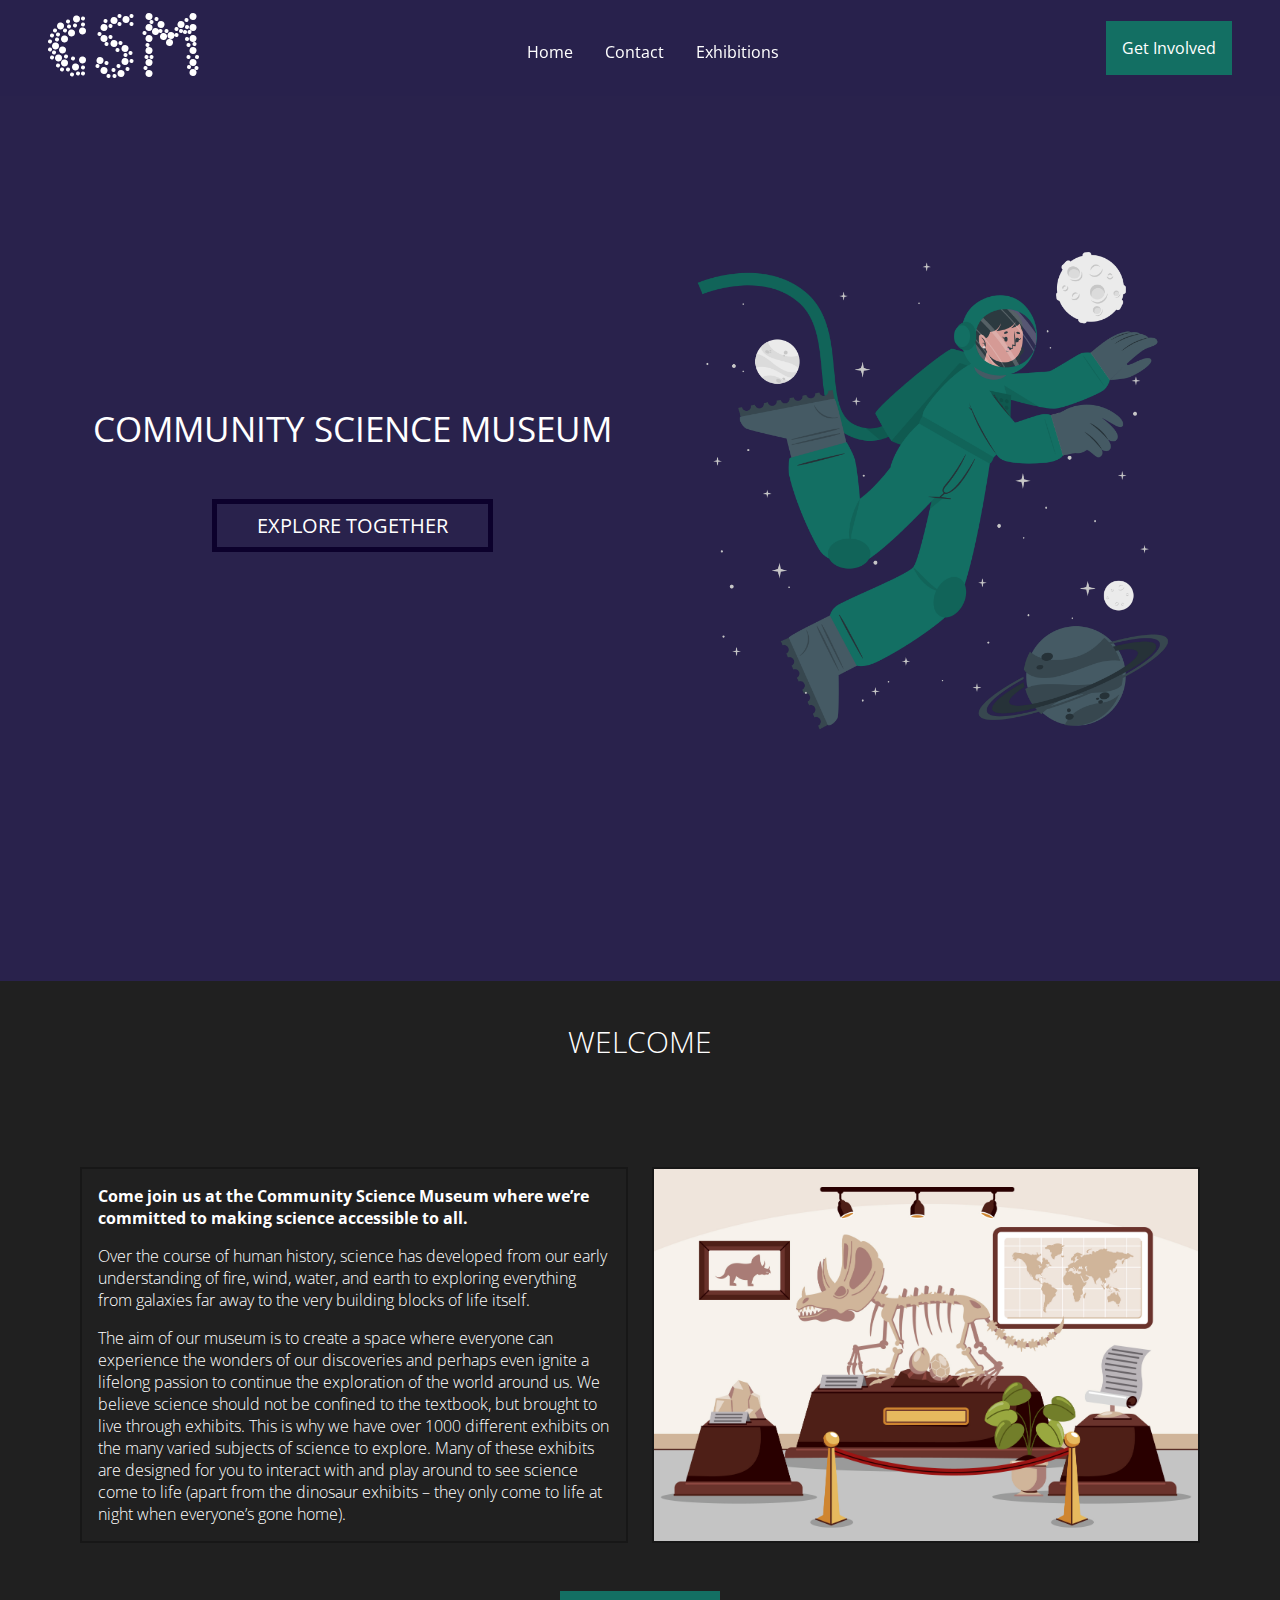
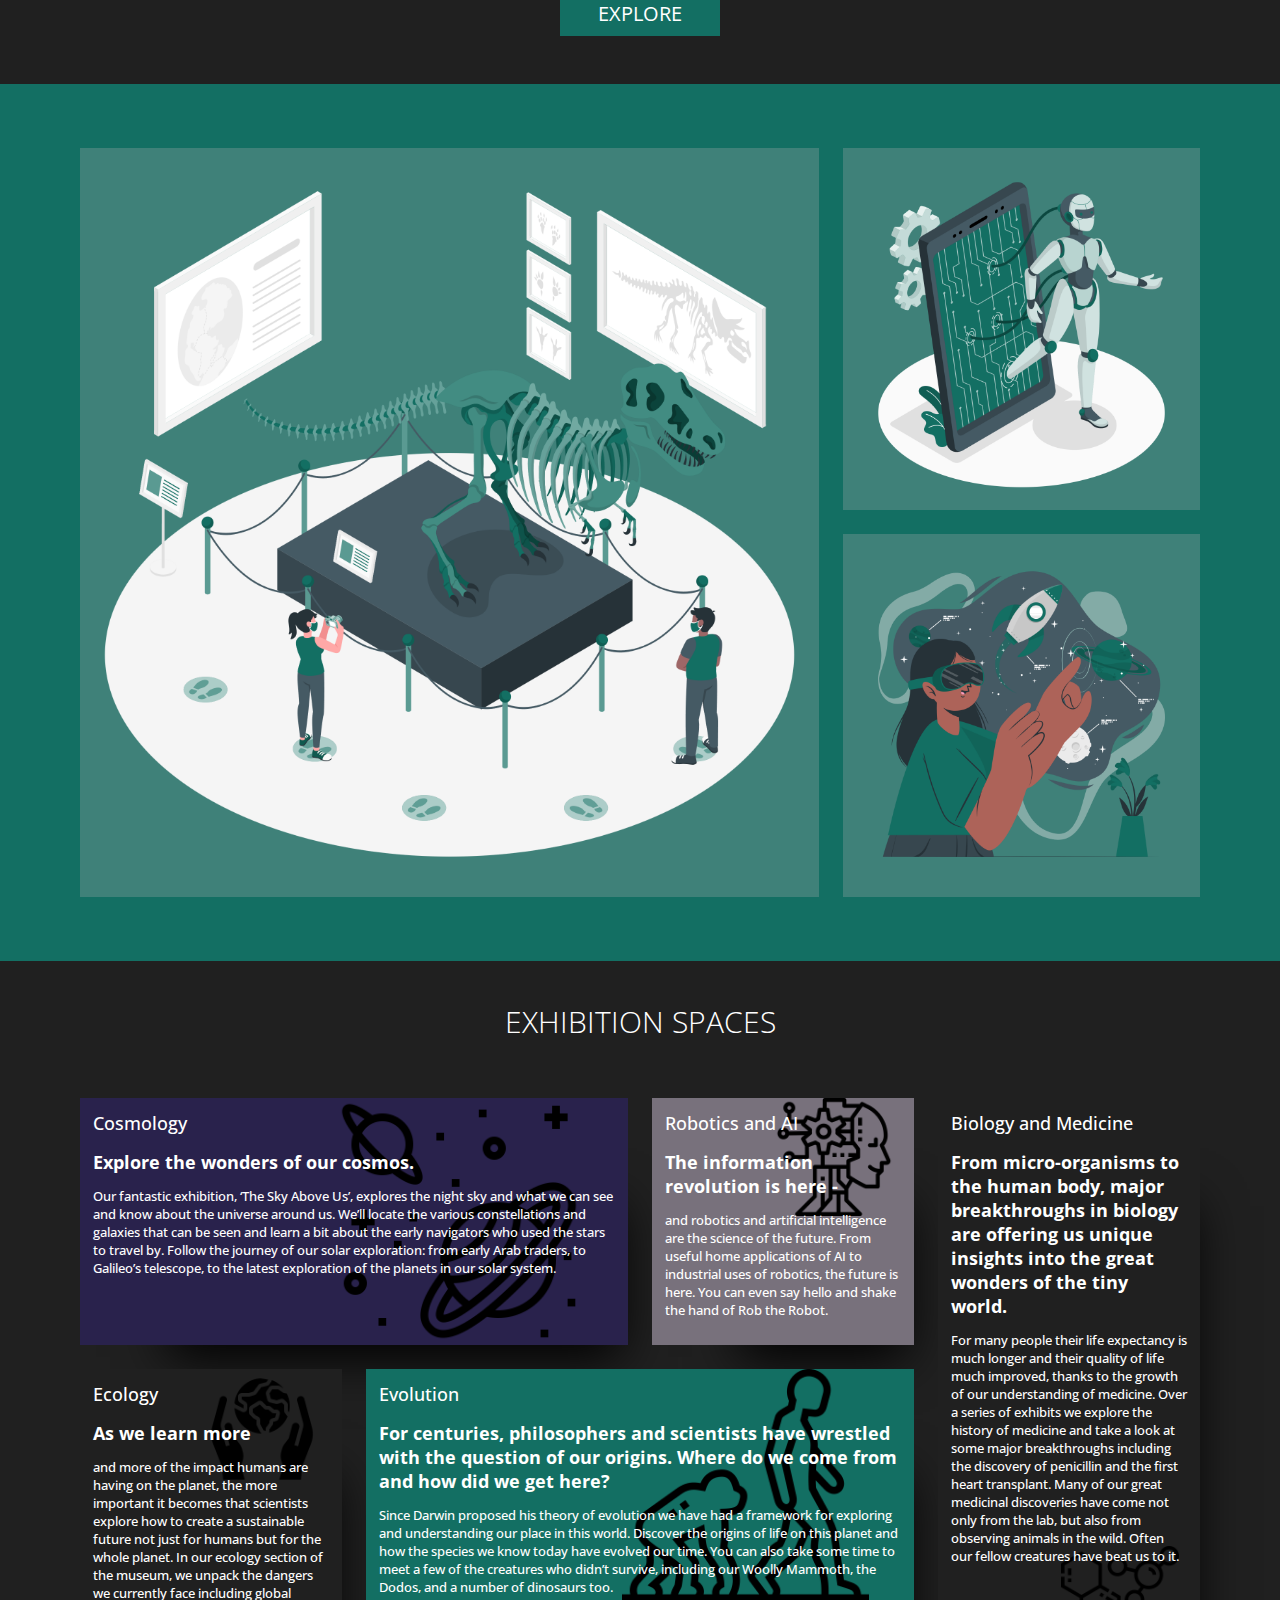
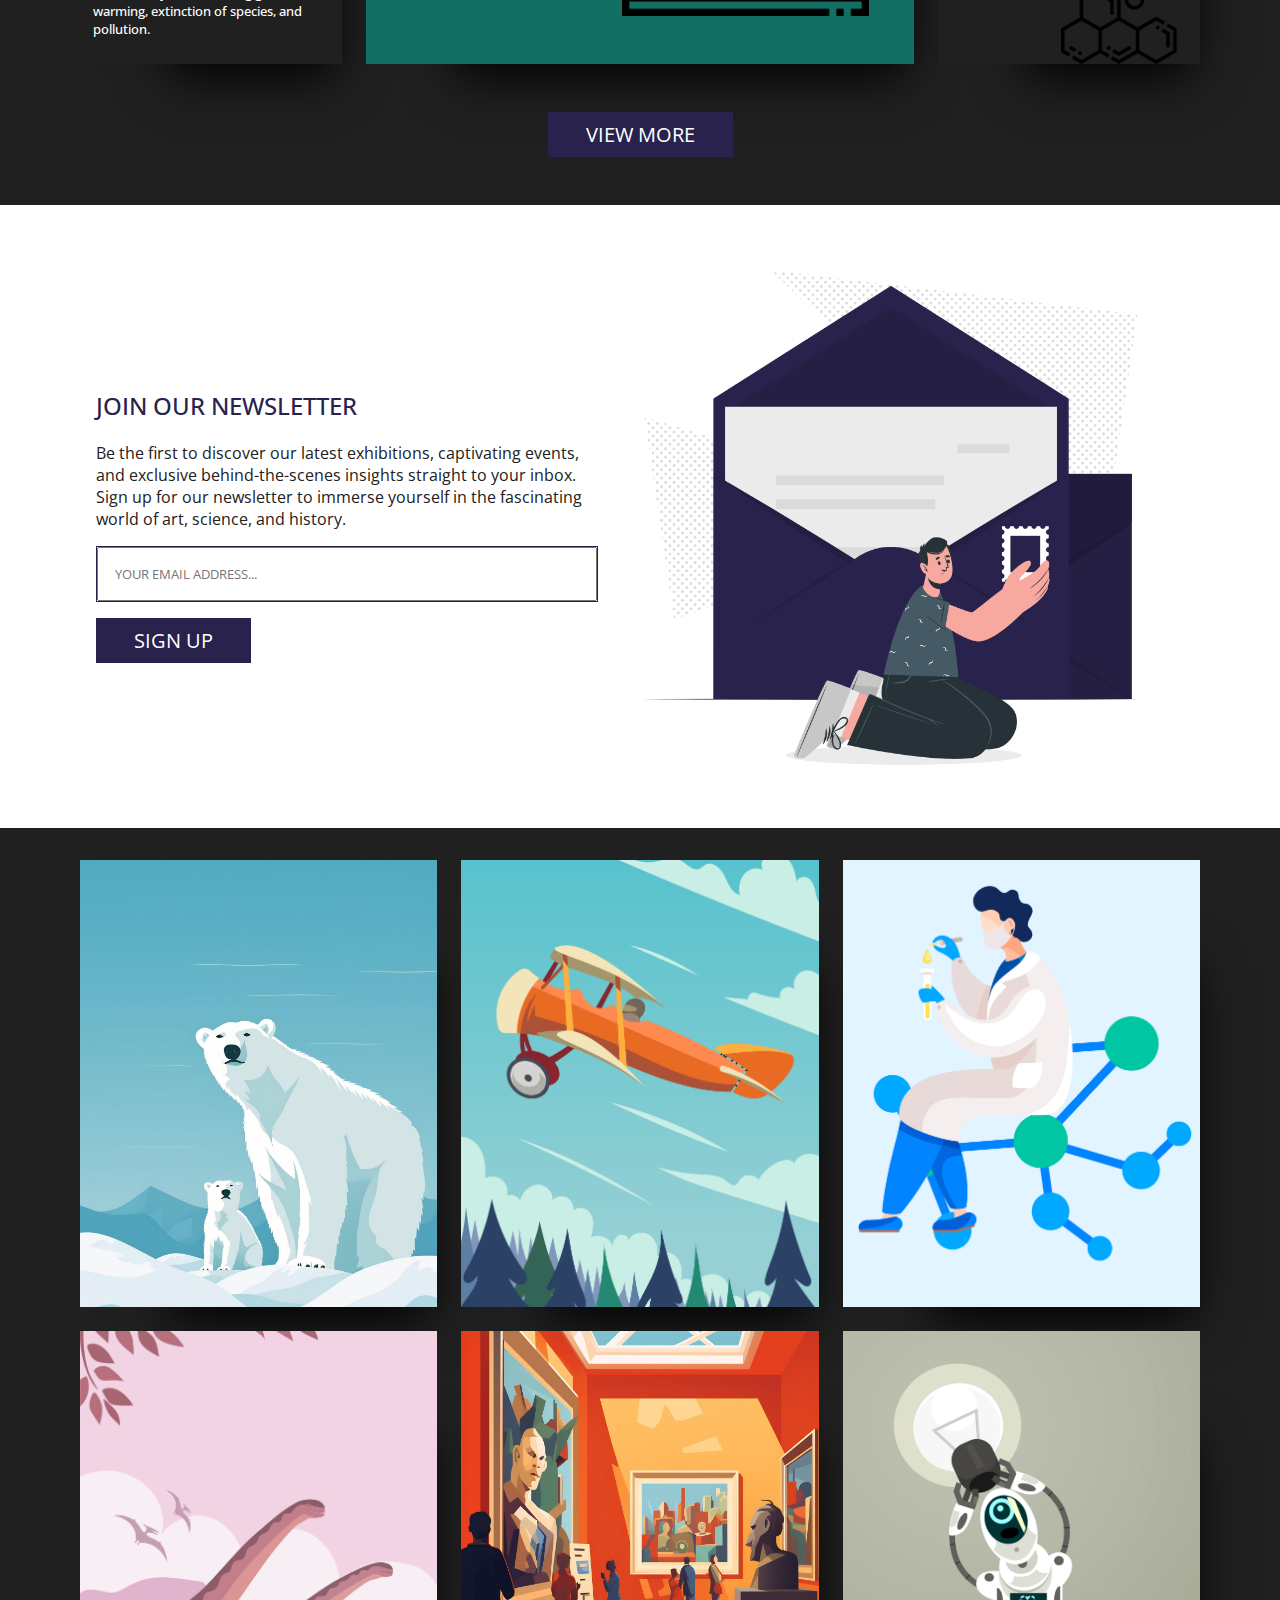
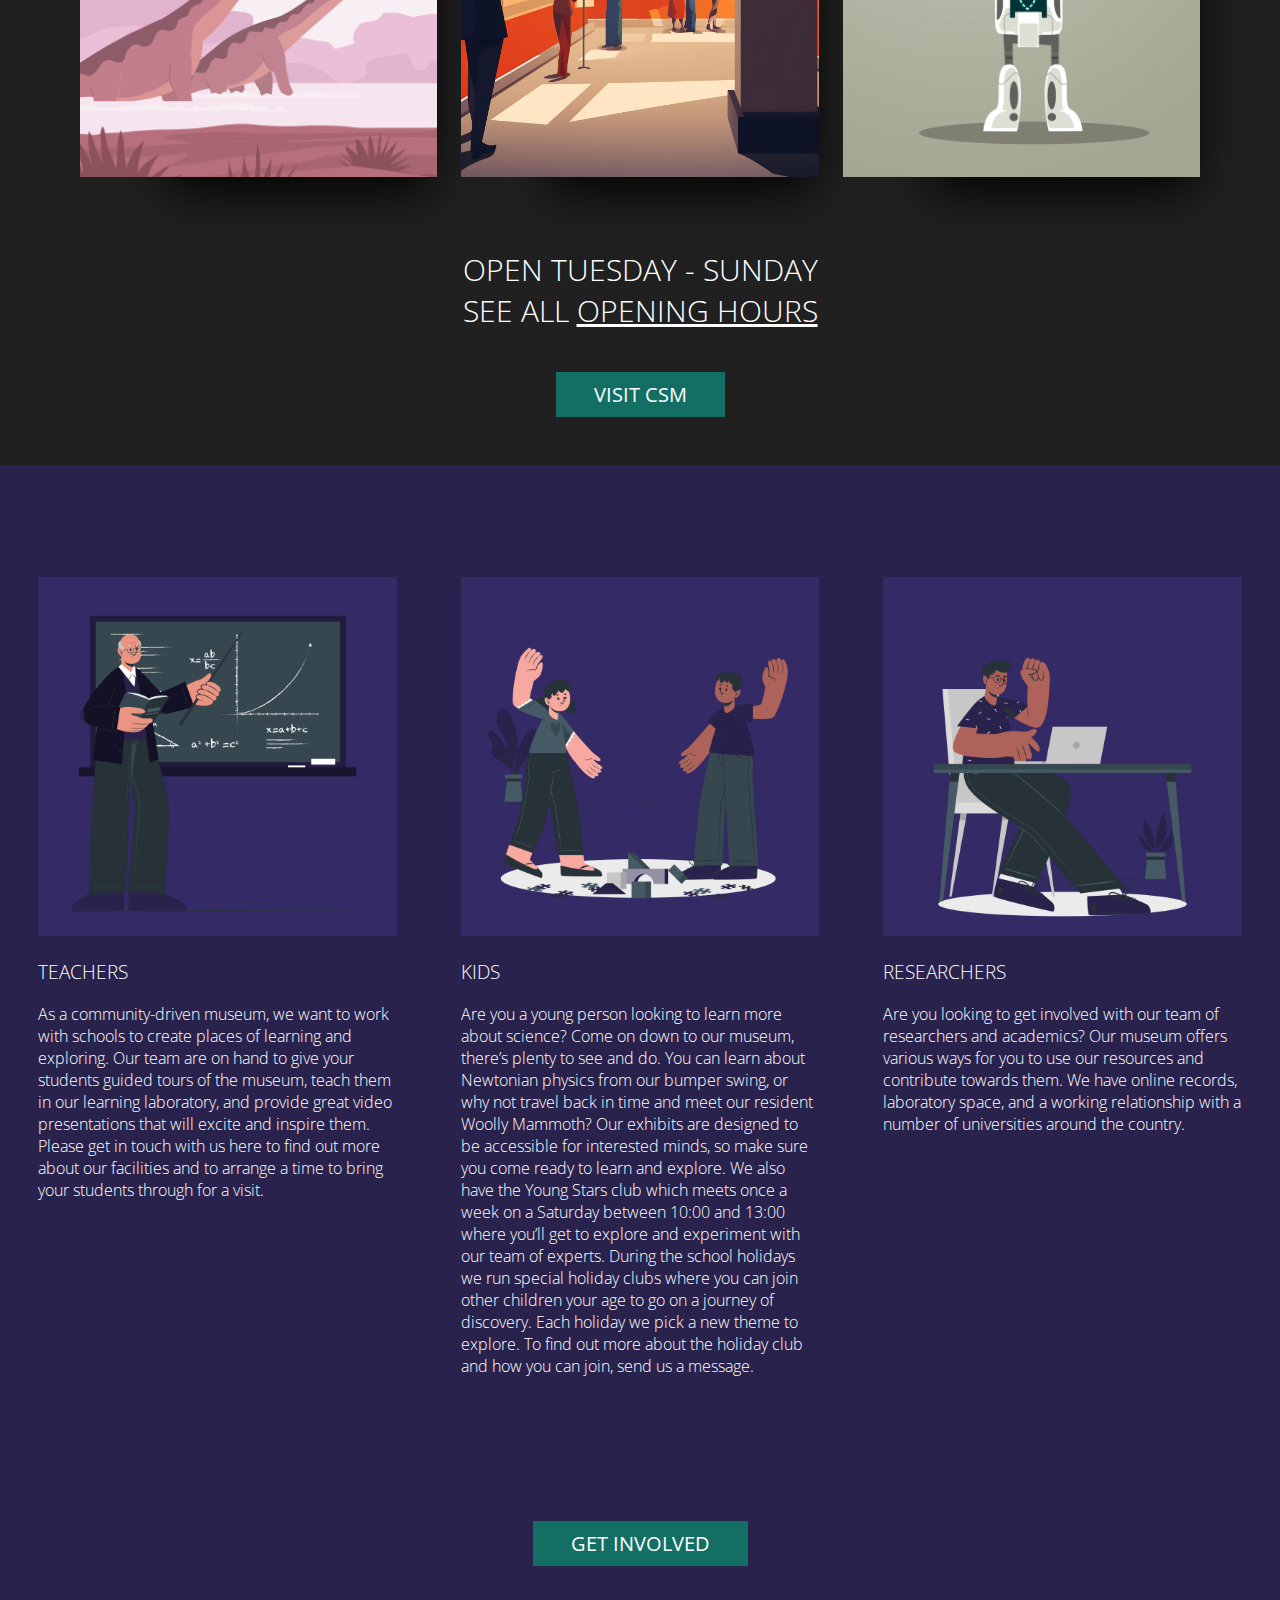
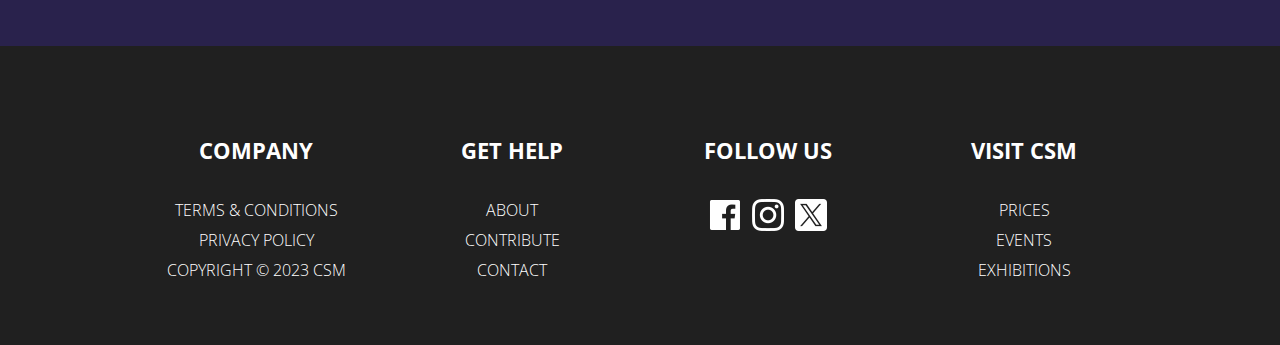
<file: index.html>
<!DOCTYPE html>
<html lang="en">
  <head>
    <meta charset="UTF-8" />
    <meta name="viewport" content="width=device-width, initial-scale=1.0" />
    <meta
      name="description"
      content="Explore the wonders of science and community engagement at Community Science Museum. Discover interactive exhibits, educational programs, and more to inspire curiosity in all ages."
    />

    <title>Community Science Museum</title>
    <link rel="stylesheet" href="style.css" />
    <link rel="shortcut icon" href="images/favicon.ico" type="image/x-icon" />
  </head>
  <body>
    <nav class="top-nav">
      <div>
        <a href="index.html">
          <img
            src="images/logocsm.png"
            class="logo-csm"
            alt="Community Science Museum LOGO"
          />
        </a>
      </div>
      <input type="checkbox" id="menu-toggle" />
      <label class="menu-button-container" for="menu-toggle">
        <div class="menu-button"></div>
      </label>
      <ul class="menu">
        <li><a href="index.html">Home</a></li>
        <li><a href="contact.html">Contact</a></li>
        <li><a href="exhibition.html">Exhibitions</a></li>
      </ul>
      <ul class="get-involved">
        <li><a href="get-involved.html">Get Involved</a></li>
      </ul>
    </nav>

    <main id="homepage">
      <section class="banner">
        <div class="greenastro">
          <div class="astro-item">
            <h1 class="banner-title">COMMUNITY SCIENCE MUSEUM</h1>
            <div class="cta">
              <button class="btn explore-banner">
                <a href="#gallery-section">EXPLORE TOGETHER</a>
              </button>
            </div>
          </div>
          <div class="astro-item">
            <img
              src="images/Astronaut-cuate (1).png"
              alt="animated astronaut spinning around in circles"
            />
          </div>
        </div>
      </section>

      <div class="welcome">
        <h2 class="explain wlc">WELCOME</h2>
      </div>
      <div class="container welcome-container">
        <div class="welcome-block">
          <span class="join-us"
            >Come join us at the Community Science Museum where we’re committed
            to making science accessible to all.</span
          >

          <div class="welcome-paragraph">
            Over the course of human history, science has developed from our
            early understanding of fire, wind, water, and earth to exploring
            everything from galaxies far away to the very building blocks of
            life itself.
          </div>

          The aim of our museum is to create a space where everyone can
          experience the wonders of our discoveries and perhaps even ignite a
          lifelong passion to continue the exploration of the world around us.
          We believe science should not be confined to the textbook, but brought
          to live through exhibits. This is why we have over 1000 different
          exhibits on the many varied subjects of science to explore. Many of
          these exhibits are designed for you to interact with and play around
          to see science come to life (apart from the dinosaur exhibits – they
          only come to life at night when everyone’s gone home).
        </div>
        <div class="welcome-block welcome-image"></div>
      </div>

      <div class="cta">
        <button class="btn explore">
          <a href="#explore-section">EXPLORE</a>
        </button>
      </div>

      <section class="container-bg purple">
        <div class="container container-home">
          <div class="container-item">
            <img
              src="images/New normal in museums-amico (1).png"
              alt="image of people inspecting a t-rex skeleton"
            />
          </div>
          <div class="container-item">
            <img
              src="images/Android-amico (1).png"
              alt="robot being connected to a tablet device"
            />
          </div>
          <div class="container-item">
            <img
              src="images/Virtual reality-cuate (4).png"
              alt="Child playing with a VR-headset"
            />
          </div>
        </div>
      </section>

      <div class="welcome">
        <h2 class="explain wlc">EXHIBITION SPACES</h2>
      </div>

      <section class="container exhibition-grid">
        <a href="exhibition.html" class="exhibition cosmology">
          <div class="flex">
            <span class="ex-title">Cosmology</span>
          </div>
          <span class="sub-title"> Explore the wonders of our cosmos. </span>
          <p>
            Our fantastic exhibition, ‘The Sky Above Us’, explores the night sky
            and what we can see and know about the universe around us. We’ll
            locate the various constellations and galaxies that can be seen and
            learn a bit about the early navigators who used the stars to travel
            by. Follow the journey of our solar exploration: from early Arab
            traders, to Galileo’s telescope, to the latest exploration of the
            planets in our solar system.
          </p>
        </a>

        <a href="exhibition.html" class="exhibition robotic">
          <div class="flex">
            <span class="ex-title">Robotics and AI</span>
          </div>
          <span class="sub-title">The information revolution is here -</span>
          <p>
            and robotics and artificial intelligence are the science of the
            future. From useful home applications of AI to industrial uses of
            robotics, the future is here. You can even say hello and shake the
            hand of Rob the Robot.
          </p>
        </a>

        <a href="exhibition.html" class="exhibition ecology">
          <div class="flex">
            <span class="ex-title">Ecology</span>
          </div>
          <span class="sub-title">As we learn more</span>
          <p>
            and more of the impact humans are having on the planet, the more
            important it becomes that scientists explore how to create a
            sustainable future not just for humans but for the whole planet. In
            our ecology section of the museum, we unpack the dangers we
            currently face including global warming, extinction of species, and
            pollution.
          </p>
        </a>

        <a href="exhibition.html" class="exhibition evolution">
          <div class="flex">
            <span class="ex-title">Evolution</span>
          </div>
          <span class="sub-title">
            For centuries, philosophers and scientists have wrestled with the
            question of our origins. Where do we come from and how did we get
            here?
          </span>
          <p>
            Since Darwin proposed his theory of evolution we have had a
            framework for exploring and understanding our place in this world.
            Discover the origins of life on this planet and how the species we
            know today have evolved our time. You can also take some time to
            meet a few of the creatures who didn’t survive, including our Woolly
            Mammoth, the Dodos, and a number of dinosaurs too.
          </p>
        </a>

        <a href="exhibition.html" class="exhibition biology">
          <div class="flex">
            <span class="ex-title">Biology and Medicine</span>
          </div>
          <span class="sub-title">
            From micro-organisms to the human body, major breakthroughs in
            biology are offering us unique insights into the great wonders of
            the tiny world.
          </span>
          <p>
            For many people their life expectancy is much longer and their
            quality of life much improved, thanks to the growth of our
            understanding of medicine. Over a series of exhibits we explore the
            history of medicine and take a look at some major breakthroughs
            including the discovery of penicillin and the first heart
            transplant. Many of our great medicinal discoveries have come not
            only from the lab, but also from observing animals in the wild.
            Often our fellow creatures have beat us to it.
          </p>
        </a>
      </section>
      <div class="cta">
        <button class="btn view-more">
          <a href="exhibition.html">VIEW MORE</a>
        </button>
      </div>

      <section class="news-letter">
        <div class="container news-letter-flex">
          <div class="news-item">
            <h2 class="news-join">JOIN OUR NEWSLETTER</h2>
            <p>
              Be the first to discover our latest exhibitions, captivating
              events, and exclusive behind-the-scenes insights straight to your
              inbox. Sign up for our newsletter to immerse yourself in the
              fascinating world of art, science, and history.
            </p>

            <form>
              <label for="newsletter">
                <input
                  type="email"
                  id="newsletter"
                  placeholder="YOUR EMAIL ADDRESS..."
                />
              </label>
            </form>
            <button class="btn view-more">
              <a href="#">SIGN UP</a>
            </button>
          </div>
          <div class="news-item">
            <img
              src="images/Envelope-cuate.png"
              alt="Image of a person sitting next to a big envelope"
            />
          </div>
        </div>
      </section>

      <section id="gallery-section" class="container image-gallery">
        <div class="gallery-item"></div>
        <div class="gallery-item"></div>
        <div class="gallery-item"></div>
        <div class="gallery-item"></div>
        <div class="gallery-item"></div>
        <div class="gallery-item"></div>
      </section>

      <div class="welcome">
        <h2 class="opening wlc">
          OPEN TUESDAY - SUNDAY <br />
          SEE ALL <a href="contact.html#time-section">OPENING HOURS</a>
        </h2>
      </div>

      <div class="cta">
        <button class="btn explore">
          <a href="contact.html">VISIT CSM</a>
        </button>
      </div>

      <section id="explore-section" class="explore-bg">
        <div class="explore-flex">
          <div class="explore-card">
            <img
              src="images/professor.png"
              alt="illustration of a professor teaching math in class"
            />
            <h3>TEACHERS</h3>
            <p>
              As a community-driven museum, we want to work with schools to
              create places of learning and exploring. Our team are on hand to
              give your students guided tours of the museum, teach them in our
              learning laboratory, and provide great video presentations that
              will excite and inspire them. Please get in touch with us here to
              find out more about our facilities and to arrange a time to bring
              your students through for a visit.
            </p>
          </div>
          <div class="explore-card">
            <img
              src="images/children.png"
              alt="illustration of children that are being proud of unknown work"
            />
            <h3>KIDS</h3>
            <p>
              Are you a young person looking to learn more about science? Come
              on down to our museum, there’s plenty to see and do. You can learn
              about Newtonian physics from our bumper swing, or why not travel
              back in time and meet our resident Woolly Mammoth? Our exhibits
              are designed to be accessible for interested minds, so make sure
              you come ready to learn and explore. We also have the Young Stars
              club which meets once a week on a Saturday between 10:00 and 13:00
              where you’ll get to explore and experiment with our team of
              experts. During the school holidays we run special holiday clubs
              where you can join other children your age to go on a journey of
              discovery. Each holiday we pick a new theme to explore. To find
              out more about the holiday club and how you can join, send us a
              message.
            </p>
          </div>
          <div class="explore-card">
            <img
              src="images/student.png"
              alt="illustration of a young happy person sitting at his desk"
            />
            <h3>RESEARCHERS</h3>
            <p>
              Are you looking to get involved with our team of researchers and
              academics? Our museum offers various ways for you to use our
              resources and contribute towards them. We have online records,
              laboratory space, and a working relationship with a number of
              universities around the country.
            </p>
          </div>
        </div>

        <div class="cta">
          <button class="btn explore">
            <a href="get-involved.html">GET INVOLVED</a>
          </button>
        </div>
      </section>
    </main>

    <footer>
      <div class="footer-col">
        <h4>COMPANY</h4>
        <ul>
          <li><a href="terms.html">TERMS & CONDITIONS</a></li>
          <li><a href="policy.html">PRIVACY POLICY</a></li>
          <li>COPYRIGHT &COPY; 2023 CSM</li>
        </ul>
      </div>
      <div class="footer-col">
        <h4>GET HELP</h4>
        <ul>
          <li><a href="contact.html#aboutpage">ABOUT</a></li>
          <li><a href="get-involved.html">CONTRIBUTE</a></li>
          <li><a href="contact.html">CONTACT</a></li>
        </ul>
      </div>
      <div class="footer-col">
        <h4>FOLLOW US</h4>
        <div class="social">
          <img src="images/facebook (1) 1.png" alt="facebook logo" />
          <img src="images/instagram (1) 1.png" alt="instagram logo" />
          <img src="images/twitter (2) 1.png" alt="twitter logo" />
        </div>
      </div>

      <div class="footer-col">
        <h4>VISIT CSM</h4>
        <ul>
          <li><a href="contact.html#aboutpage">PRICES</a></li>
          <li><a href="exhibition.html#upcome-section">EVENTS</a></li>
          <li><a href="exhibition.html">EXHIBITIONS</a></li>
        </ul>
      </div>
    </footer>
  </body>
</html>
</file>
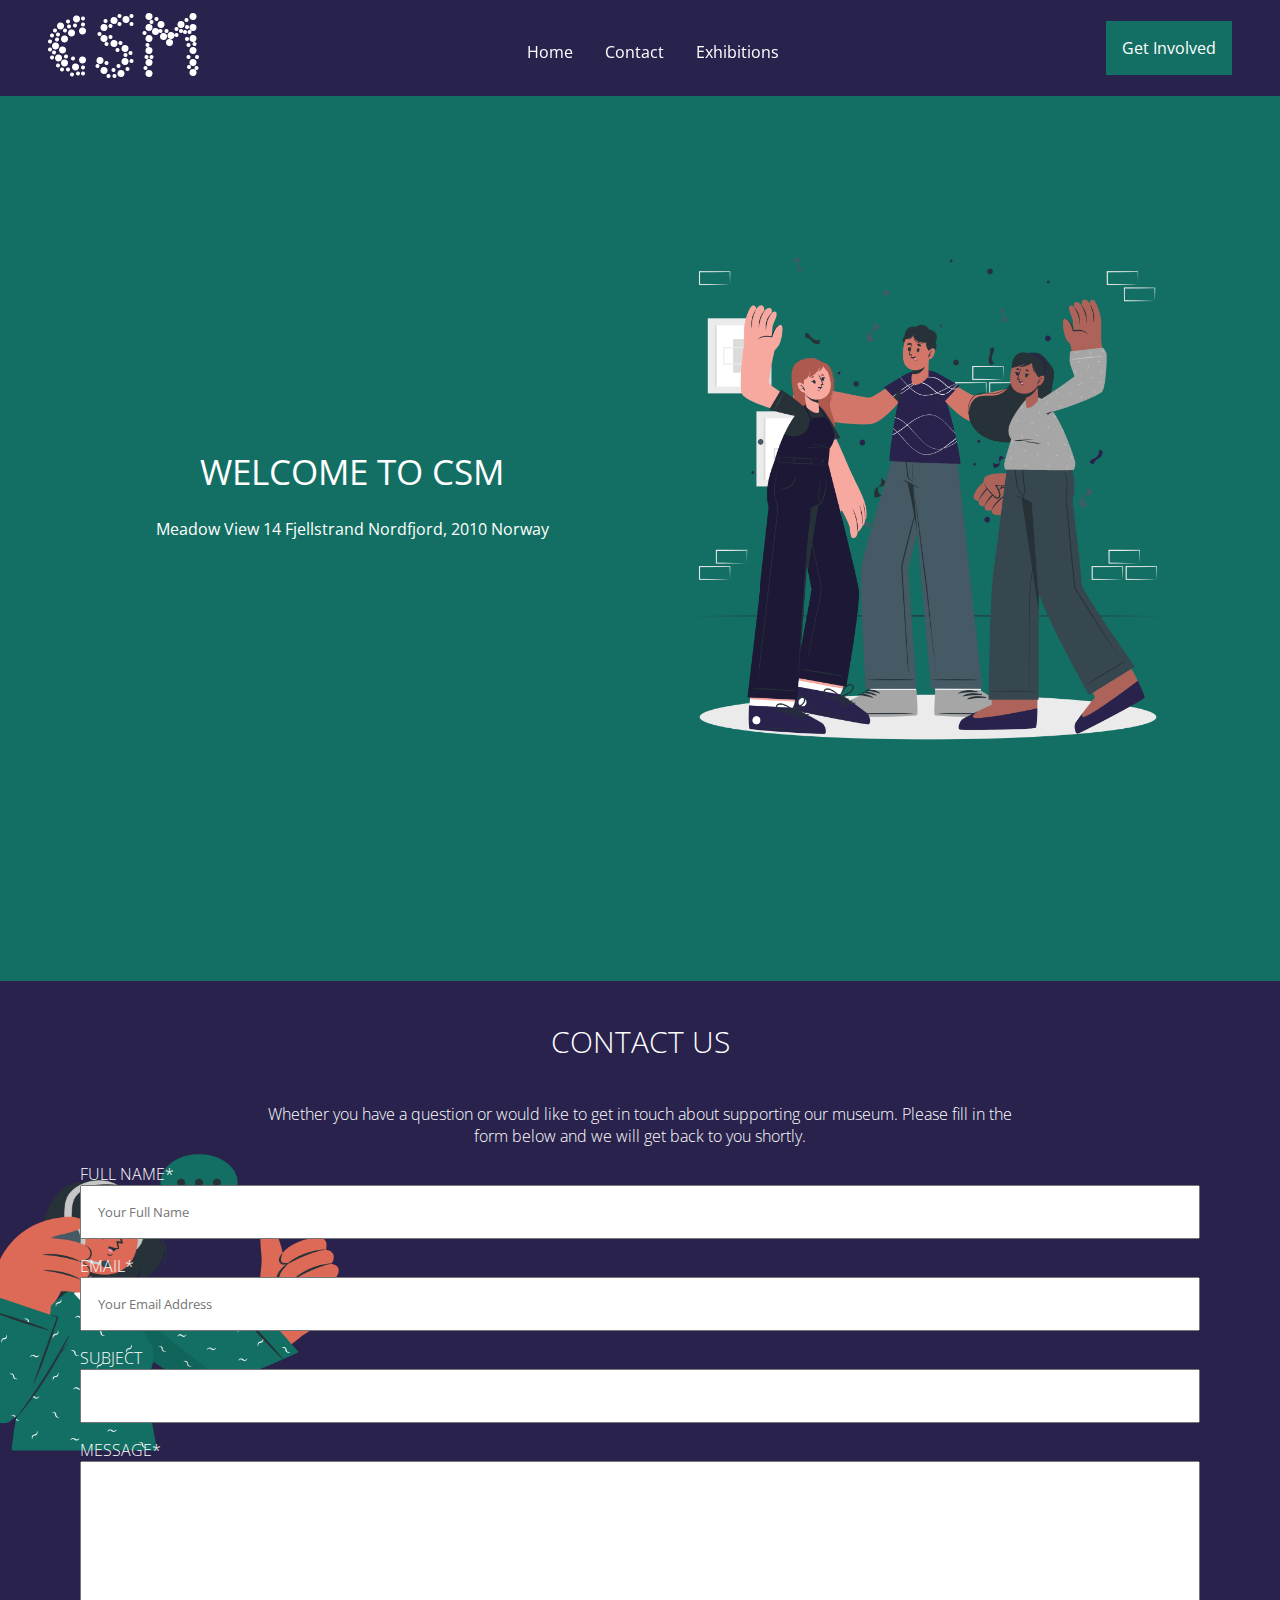
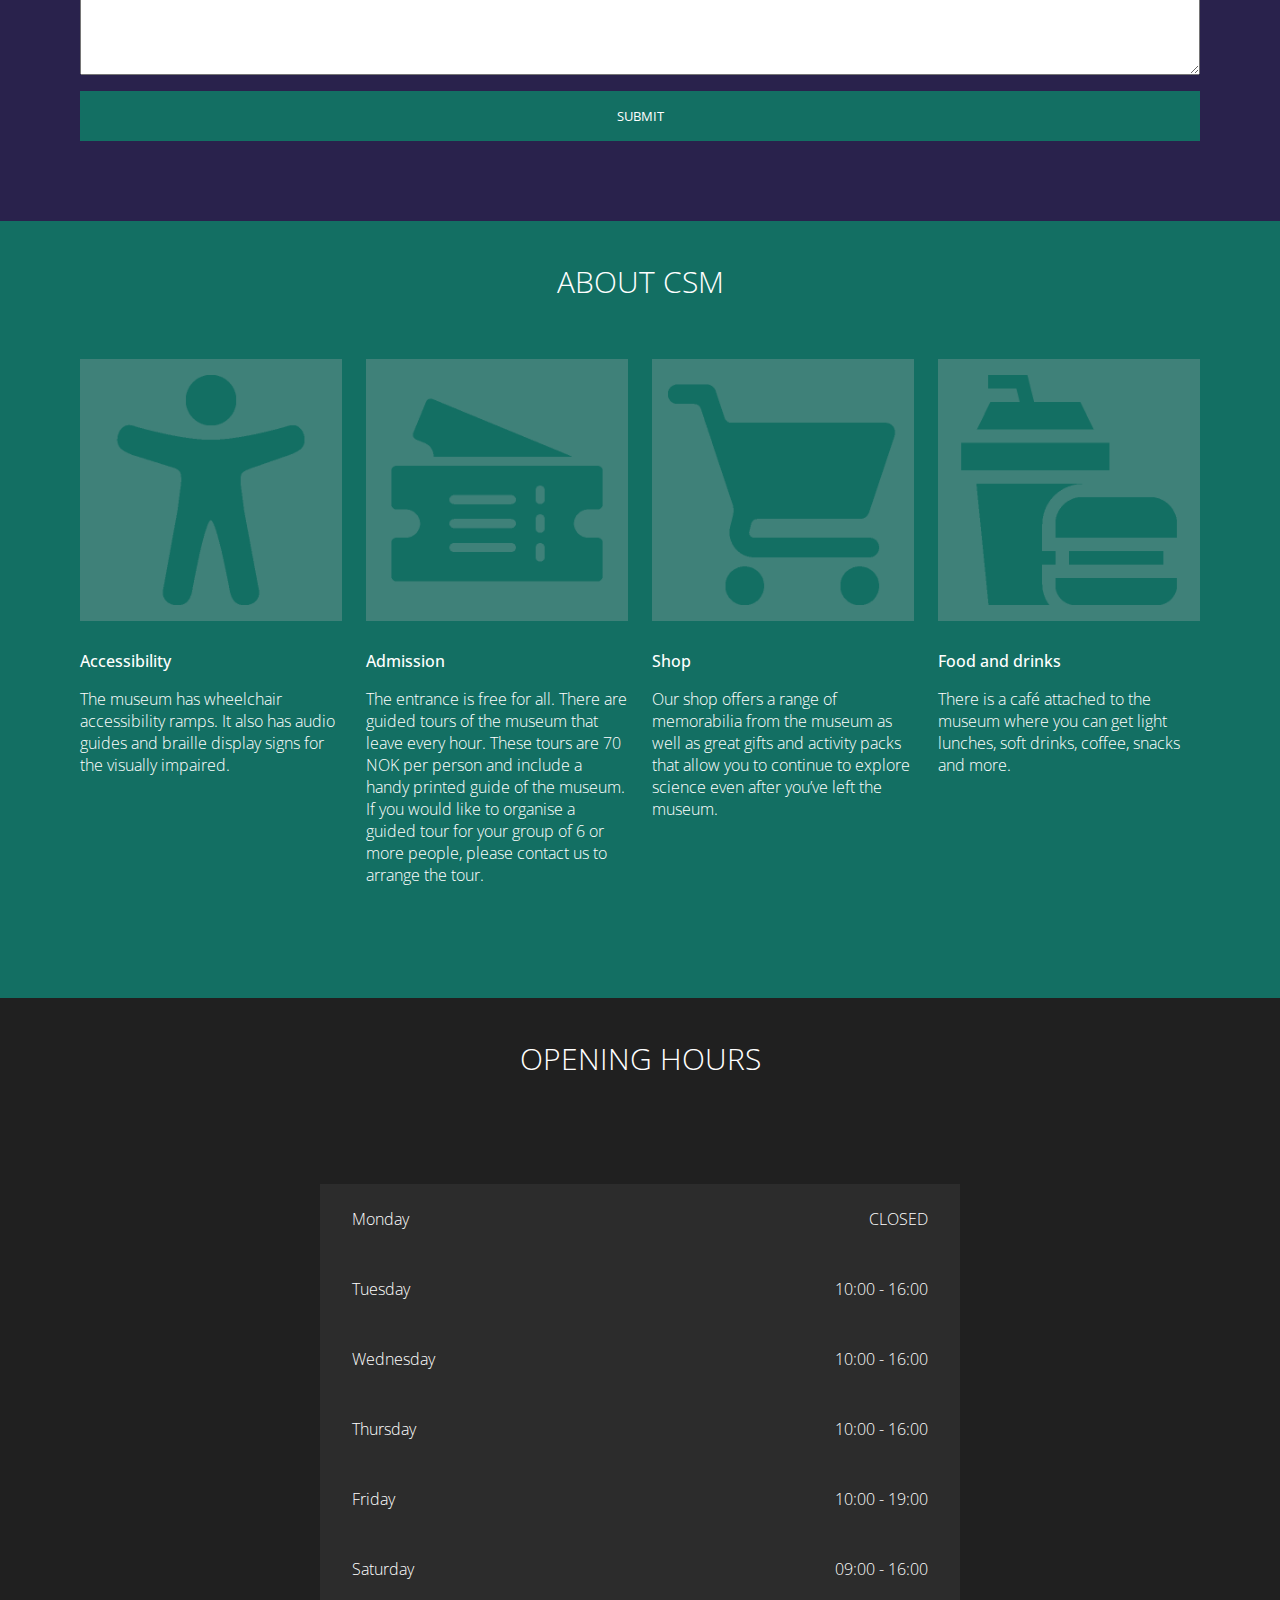
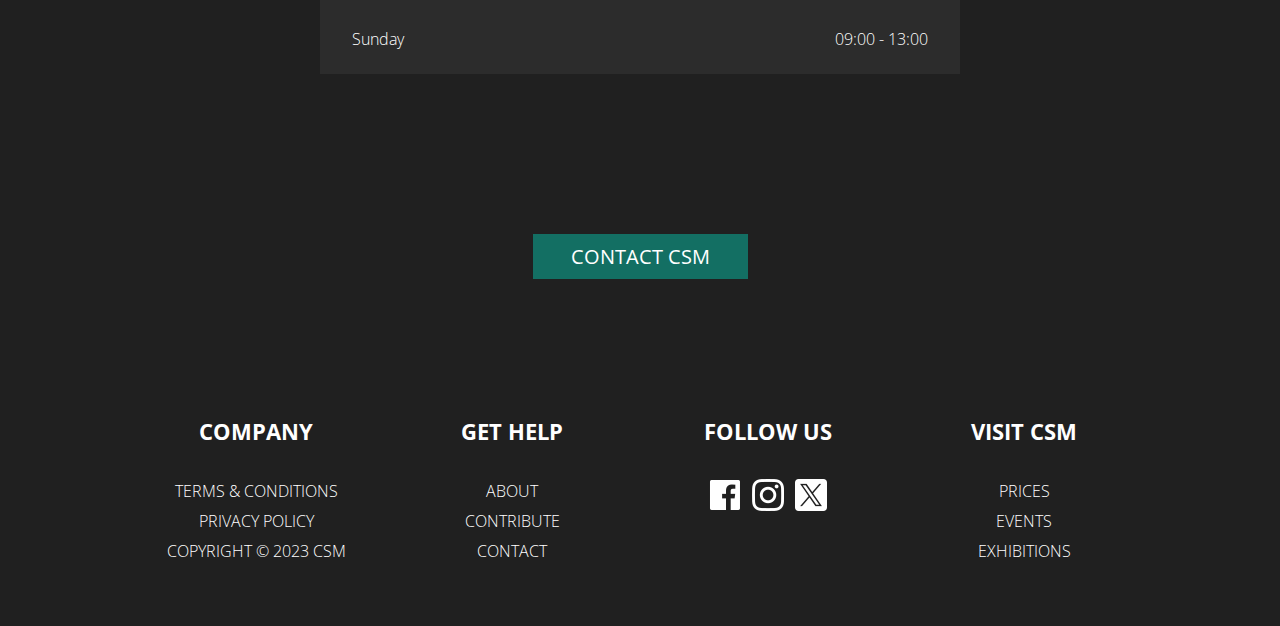
<file: contact.html>
<!DOCTYPE html>
<html lang="en">
  <head>
    <meta charset="UTF-8" />
    <meta name="viewport" content="width=device-width, initial-scale=1.0" />
    <meta
      name="description"
      content="Connect with Community Science Museum's team. Reach out for inquiries, collaborations, or feedback. Discover how to get in touch with us and stay engaged with our community."
    />

    <title>CSM｜Contact</title>
    <link rel="stylesheet" href="style.css" />
    <link rel="shortcut icon" href="images/favicon.ico" type="image/x-icon" />
  </head>
  <body>
    <nav class="top-nav">
      <div>
        <a href="index.html">
          <img
            src="images/logocsm.png"
            class="logo-csm"
            alt="Community Science Museum LOGO"
          />
        </a>
      </div>
      <input type="checkbox" id="menu-toggle" />
      <label class="menu-button-container" for="menu-toggle">
        <div class="menu-button"></div>
      </label>
      <ul class="menu">
        <li><a href="index.html">Home</a></li>
        <li><a href="contact.html">Contact</a></li>
        <li><a href="exhibition.html">Exhibitions</a></li>
      </ul>
      <ul class="get-involved">
        <li><a href="get-involved.html">Get Involved</a></li>
      </ul>
    </nav>

    <main>
      <section class="banner contact-banner">
        <div class="greenastro">
          <div class="astro-item">
            <h1 class="banner-title">WELCOME TO CSM</h1>
            <p>Meadow View 14 Fjellstrand Nordfjord, 2010 Norway</p>
          </div>
          <div class="astro-item none">
            <img
              src="images/Welcome-cuate.png"
              alt="three friends waving their hands to welcome somebody"
            />
          </div>
        </div>
      </section>

      <section id="contact-section" class="contact-bg">
        <div class="welcome">
          <h2 class="wlc">CONTACT US</h2>
        </div>
        <p class="question">
          Whether you have a question or would like to get in touch about
          supporting our museum. Please fill in the form below and we will get
          back to you shortly.
        </p>

        <div class="container contact-container">
          <form>
            <div class="form-row">
              <label for="fname">FULL NAME*</label>
              <input
                type="text"
                id="fname"
                name="fullname"
                placeholder="Your Full Name"
              />
            </div>

            <div class="form-row">
              <label for="email">EMAIL*</label>
              <input
                type="email"
                id="email"
                name="e-mail"
                placeholder="Your Email Address"
              />
            </div>

            <div class="form-row">
              <label for="subject">SUBJECT</label>
              <input type="text" id="subject" name="subject" placeholder="" />
            </div>

            <div class="form-row">
              <label for="message">MESSAGE*</label>
              <textarea name="message" id="message" rows="10"></textarea>
            </div>

            <div class="form-row">
              <input type="submit" value="SUBMIT" />
            </div>
          </form>
        </div>
      </section>

      <section id="aboutpage" class="how-to-explore">
        <div class="welcome">
          <h2 class="wlc">ABOUT CSM</h2>
        </div>
        <div class="container how-grid">
          <div class="how-item">
            <img src="images/person.png" alt="accessibility icon" />
          </div>
          <div class="how-item">
            <img src="images/biljett.png" alt="ticket icon" />
          </div>
          <div class="how-item">
            <img src="images/vagn.png" alt="shopping cart icon" />
          </div>
          <div class="how-item">
            <img src="images/mat.png" alt="food & drink icon" />
          </div>
          <div class="how-item">
            <span class="desc">Accessibility</span>
            <p>
              The museum has wheelchair accessibility ramps. It also has audio
              guides and braille display signs for the visually impaired.
            </p>
          </div>
          <div class="how-item">
            <span class="desc">Admission</span>
            <p>
              The entrance is free for all. There are guided tours of the museum
              that leave every hour. These tours are 70 NOK per person and
              include a handy printed guide of the museum. If you would like to
              organise a guided tour for your group of 6 or more people, please
              contact us to arrange the tour.
            </p>
          </div>
          <div class="how-item">
            <span class="desc">Shop</span>
            <p>
              Our shop offers a range of memorabilia from the museum as well as
              great gifts and activity packs that allow you to continue to
              explore science even after you’ve left the museum.
            </p>
          </div>
          <div class="how-item">
            <span class="desc">Food and drinks</span>
            <p>
              There is a café attached to the museum where you can get light
              lunches, soft drinks, coffee, snacks and more.
            </p>
          </div>
        </div>
      </section>

      <section id="time-section" class="time">
        <div class="welcome">
          <h2 class="wlc">OPENING HOURS</h2>
        </div>
        <table>
          <tr>
            <td>Monday</td>
            <td>CLOSED</td>
          </tr>
          <tr>
            <td>Tuesday</td>
            <td>10:00 - 16:00</td>
          </tr>
          <tr>
            <td>Wednesday</td>
            <td>10:00 - 16:00</td>
          </tr>
          <tr>
            <td>Thursday</td>
            <td>10:00 - 16:00</td>
          </tr>
          <tr>
            <td>Friday</td>
            <td>10:00 - 19:00</td>
          </tr>
          <tr>
            <td>Saturday</td>
            <td>09:00 - 16:00</td>
          </tr>
          <tr>
            <td>Sunday</td>
            <td>09:00 - 13:00</td>
          </tr>
        </table>
      </section>
      <div class="cta">
        <button class="btn explore">
          <a href="#contact-section">CONTACT CSM</a>
        </button>
      </div>
    </main>

    <footer>
      <div class="footer-col">
        <h4>COMPANY</h4>
        <ul>
          <li><a href="terms.html">TERMS & CONDITIONS</a></li>
          <li><a href="policy.html">PRIVACY POLICY</a></li>
          <li>COPYRIGHT &COPY; 2023 CSM</li>
        </ul>
      </div>
      <div class="footer-col">
        <h4>GET HELP</h4>
        <ul>
          <li><a href="contact.html#aboutpage">ABOUT</a></li>
          <li><a href="get-involved.html">CONTRIBUTE</a></li>
          <li><a href="contact.html">CONTACT</a></li>
        </ul>
      </div>
      <div class="footer-col">
        <h4>FOLLOW US</h4>
        <div class="social">
          <img src="images/facebook (1) 1.png" alt="facebook logo" />
          <img src="images/instagram (1) 1.png" alt="instagram logo" />
          <img src="images/twitter (2) 1.png" alt="twitter logo" />
        </div>
      </div>

      <div class="footer-col">
        <h4>VISIT CSM</h4>
        <ul>
          <li><a href="contact.html#aboutpage">PRICES</a></li>
          <li><a href="exhibition.html#upcome-section">EVENTS</a></li>
          <li><a href="exhibition.html">EXHIBITIONS</a></li>
        </ul>
      </div>
    </footer>
  </body>
</html>
</file>
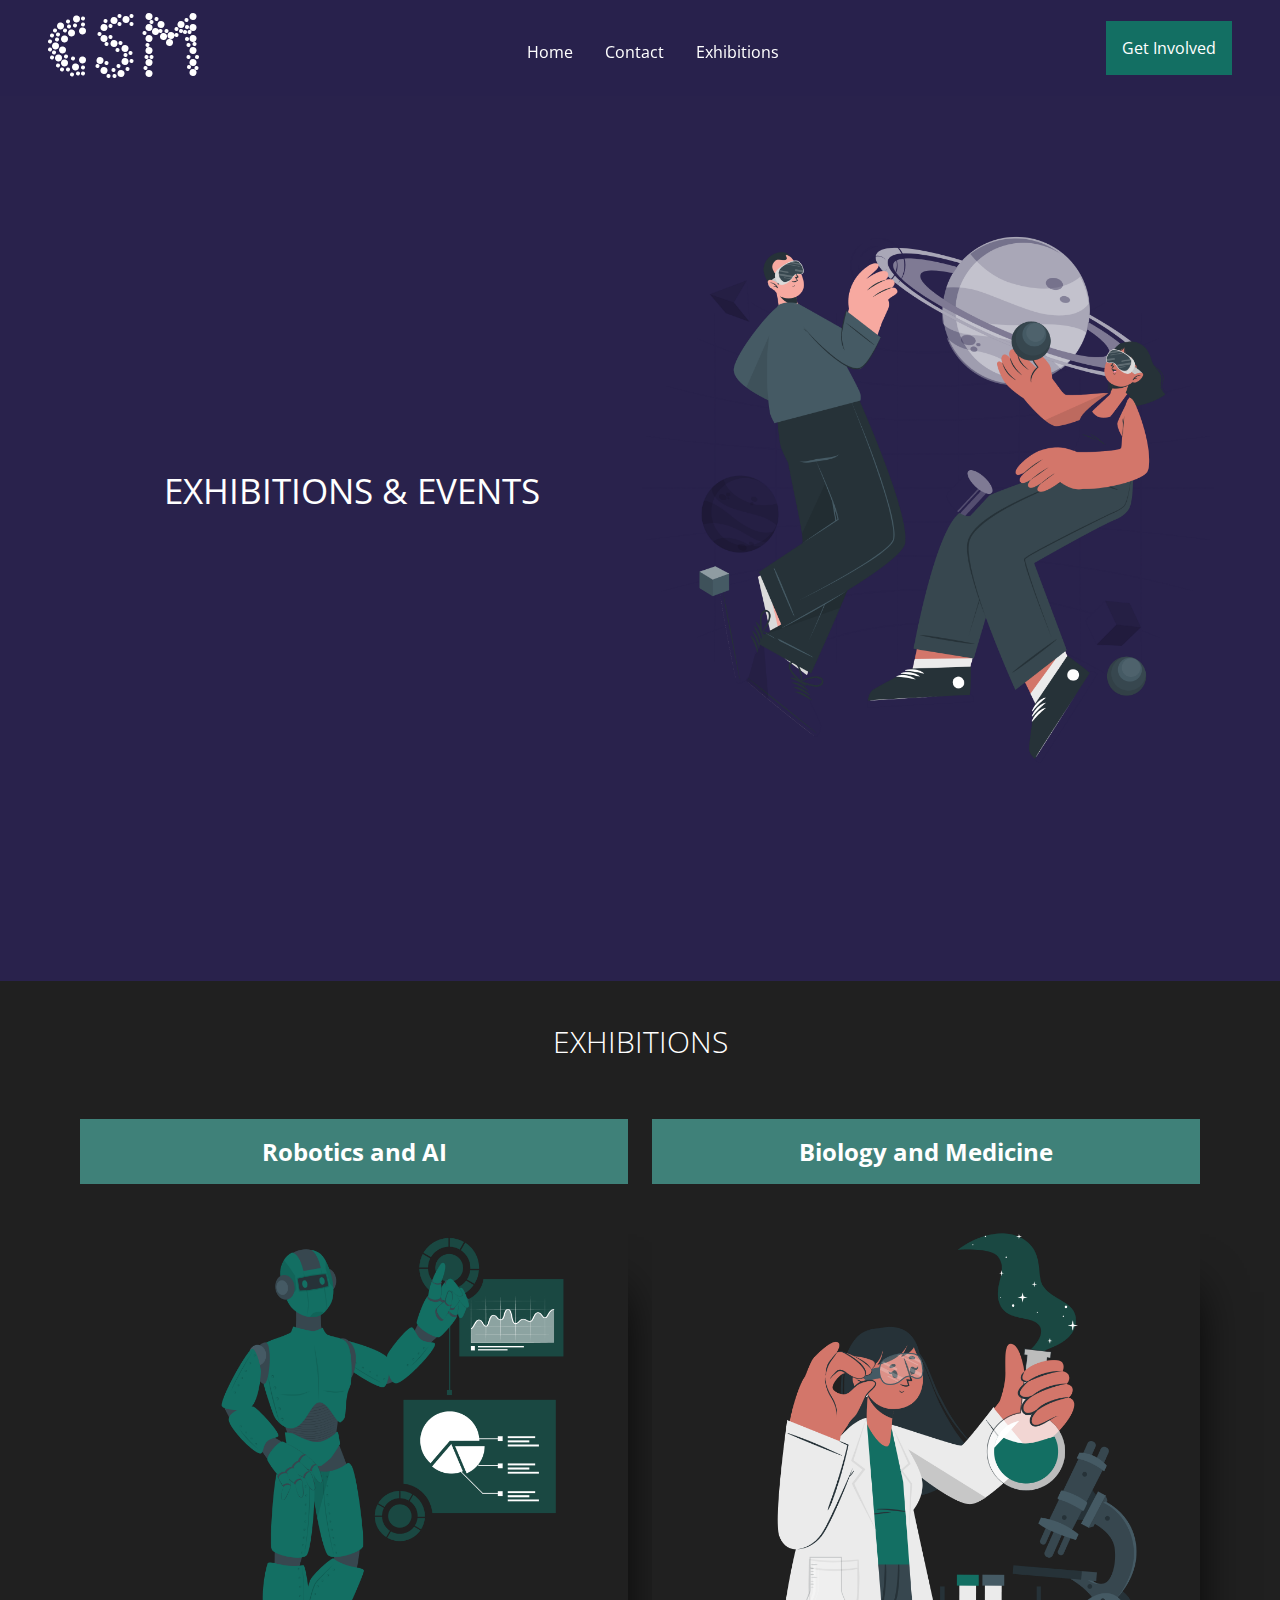
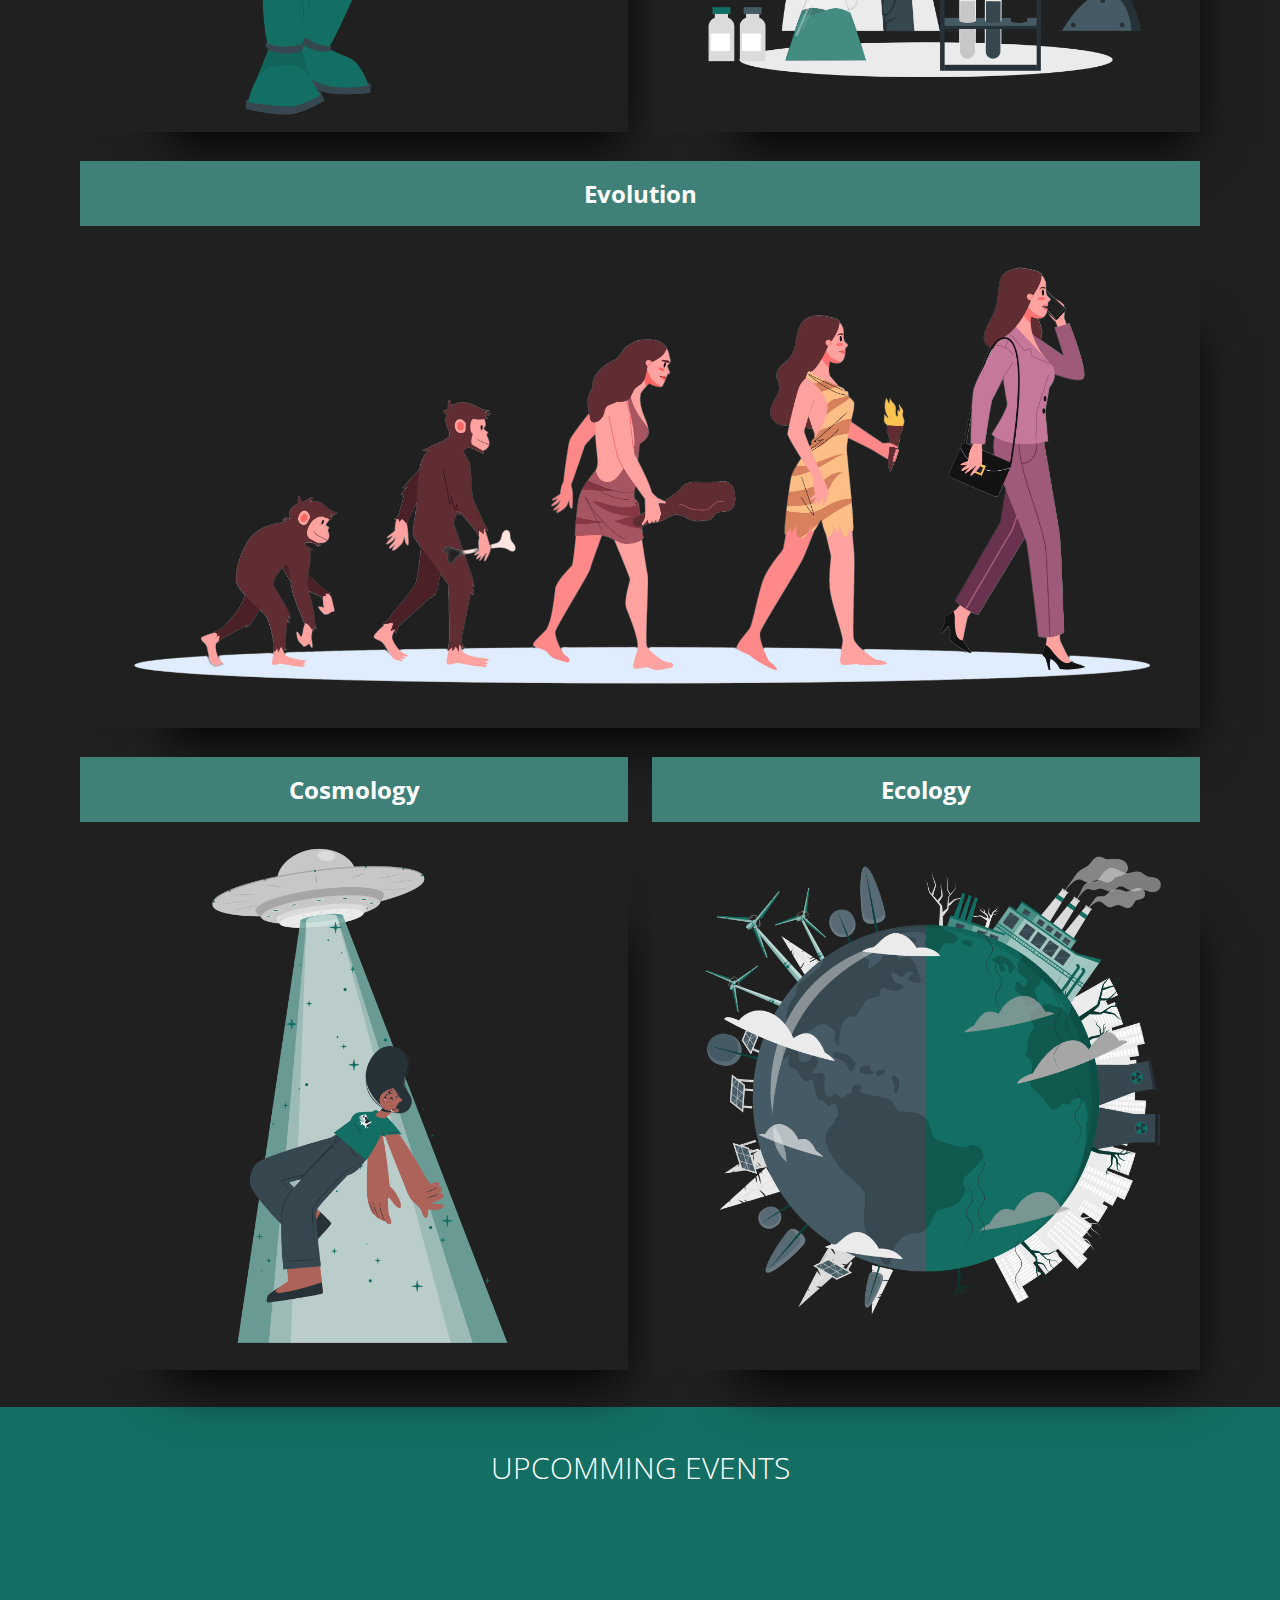
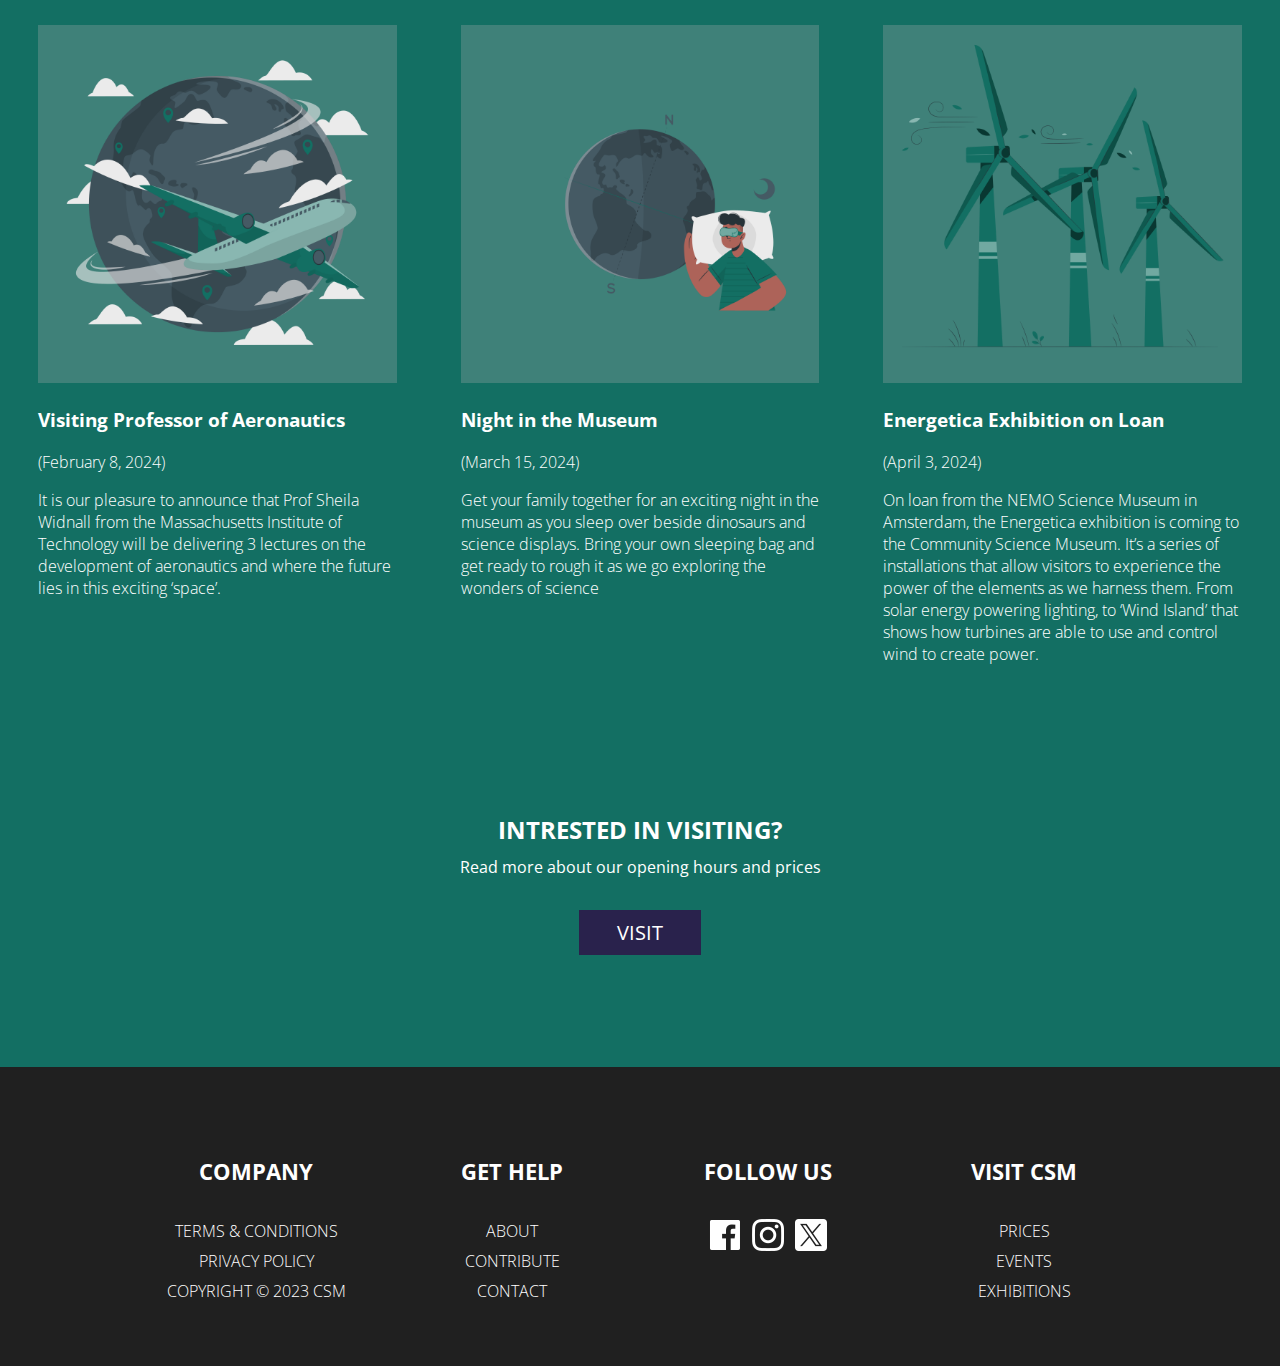
<file: exhibition.html>
<!DOCTYPE html>
<html lang="en">
  <head>
    <meta charset="UTF-8" />
    <meta name="viewport" content="width=device-width, initial-scale=1.0" />
    <meta
      name="description"
      content="Explore the latest exhibitions and immersive experiences at Community Science Museum. Discover captivating displays, events, and engaging activities for all visitors."
    />

    <title>CSM｜EXHIBITIONS & EVENTS</title>
    <link rel="stylesheet" href="style.css" />
    <link rel="shortcut icon" href="images/favicon.ico" type="image/x-icon" />
  </head>
  <body>
    <nav class="top-nav">
      <div>
        <a href="index.html">
          <img
            src="images/logocsm.png"
            class="logo-csm"
            alt="Community Science Museum LOGO"
          />
        </a>
      </div>
      <input type="checkbox" id="menu-toggle" />
      <label class="menu-button-container" for="menu-toggle">
        <div class="menu-button"></div>
      </label>
      <ul class="menu">
        <li><a href="index.html">Home</a></li>
        <li><a href="contact.html">Contact</a></li>
        <li><a href="exhibition.html">Exhibitions</a></li>
      </ul>
      <ul class="get-involved">
        <li><a href="get-involved.html">Get Involved</a></li>
      </ul>
    </nav>

    <main>
      <section class="banner">
        <div class="greenastro">
          <div class="astro-item">
            <h1 class="banner-title">EXHIBITIONS & EVENTS</h1>
          </div>
          <div class="astro-item meta">
            <img
              src="images/metaverso-cuate.png"
              alt="two person spinning around in space"
            />
          </div>
        </div>
      </section>

      <div class="welcome">
        <h2 class="wlc">EXHIBITIONS</h2>
      </div>

      <section class="container ex-container">
        <div class="ex-item">
          <h2 class="testmest">Robotics and AI</h2>
          <img
            src="images/Android-cuate (1).png"
            alt="robot pointing up in the sky"
          />
          <div class="overlay-content">
            <h2>Robotics and AI</h2>
            <p>
              "Unveil the future at our Robotic & AI Exhibition, where
              innovation meets imagination. Experience the marvels of technology
              shaping tomorrow's world."
            </p>
            <button class="btn visit"><a href="contact.html">VISIT</a></button>
          </div>
        </div>
        <div class="ex-item">
          <h2 class="testmest">Biology and Medicine</h2>
          <img
            src="images/Science-cuate.png"
            alt="woman doing tests in the lab"
          />
          <div class="overlay-content">
            <h2>Biology and Medicine</h2>
            <p>
              "Delve into the mysteries of life itself at our Biology & Medicine
              Exhibition. From microscopic wonders to life-saving innovations,
              explore the wonders of the human body and beyond."
            </p>
            <button class="btn visit"><a href="#">VISIT</a></button>
          </div>
        </div>
        <div class="ex-item">
          <h2 class="testmest">Evolution</h2>
          <img
            src="images/evev-removebg.png"
            alt="illustration of human evolution"
          />
          <div class="overlay-content">
            <h2>Evolution</h2>
            <p>
              "Embark on a journey through time and witness the dance of life at
              our Evolution Exhibition. Explore the incredible story of
              adaptation, change, and the origins of existence."
            </p>
            <button class="btn visit"><a href="contact.html">VISIT</a></button>
          </div>
        </div>
        <div class="ex-item">
          <h2 class="testmest">Cosmology</h2>
          <img
            src="images/Taken-cuate (1).png"
            alt="woman being sucked into a UFO"
          />
          <div class="overlay-content">
            <h2>Cosmology</h2>
            <p>
              "Expand your horizons and explore the universe at our Cosmology
              Exhibition. Journey through the vast cosmos, unraveling the
              secrets of galaxies, stars, and the origins of space and time."
            </p>
            <button class="btn visit"><a href="contact.html">VISIT</a></button>
          </div>
        </div>
        <div class="ex-item">
          <h2 class="testmest">Ecology</h2>
          <img
            src="images/Climate change-cuate (1).png"
            alt="illustration displaying earth with ecology related content"
          />
          <div class="overlay-content">
            <h2>Ecology</h2>
            <p>
              "Discover the delicate balance of our planet's ecosystems at our
              Ecology Exhibition. Dive into the interconnected web of nature and
              learn how we can protect our environment."
            </p>
            <button class="btn visit"><a href="contact.html">VISIT</a></button>
          </div>
        </div>
      </section>

      <section id="upcome-section" class="explore-bg event-bg">
        <div class="welcome toppad">
          <h2 class="wlc">UPCOMMING EVENTS</h2>
        </div>
        <div class="explore-flex">
          <div class="explore-card ev">
            <img
              src="images/Flying around the world-cuate (2).png"
              alt="illustration of a professor teaching math in class"
            />
            <h3>Visiting Professor of Aeronautics</h3>
            <p>(February 8, 2024)</p>
            <p>
              It is our pleasure to announce that Prof Sheila Widnall from the
              Massachusetts Institute of Technology will be delivering 3
              lectures on the development of aeronautics and where the future
              lies in this exciting ‘space’.
            </p>
          </div>
          <div class="explore-card ev">
            <img
              src="images/Winter solstice-cuate (1).png"
              alt="illustration of children that are being proud of unknown work"
            />
            <h3>Night in the Museum</h3>
            <p>(March 15, 2024)</p>
            <p>
              Get your family together for an exciting night in the museum as
              you sleep over beside dinosaurs and science displays. Bring your
              own sleeping bag and get ready to rough it as we go exploring the
              wonders of science
            </p>
          </div>
          <div class="explore-card ev">
            <img
              src="images/Wind turbine-pana (1).png"
              alt="illustration of a young happy person sitting at his desk"
            />
            <h3>Energetica Exhibition on Loan</h3>
            <p>(April 3, 2024)</p>
            <p>
              On loan from the NEMO Science Museum in Amsterdam, the Energetica
              exhibition is coming to the Community Science Museum. It’s a
              series of installations that allow visitors to experience the
              power of the elements as we harness them. From solar energy
              powering lighting, to ‘Wind Island’ that shows how turbines are
              able to use and control wind to create power.
            </p>
          </div>
        </div>
        <div class="intrested">
          <h2>INTRESTED IN VISITING?</h2>
          <p>Read more about our opening hours and prices</p>
          <div class="cta">
            <button class="btn view-more">
              <a href="contact.html#aboutpage">VISIT</a>
            </button>
          </div>
        </div>
      </section>
    </main>
    <footer>
      <div class="footer-col">
        <h4>COMPANY</h4>
        <ul>
          <li><a href="terms.html">TERMS & CONDITIONS</a></li>
          <li><a href="policy.html">PRIVACY POLICY</a></li>
          <li>COPYRIGHT &COPY; 2023 CSM</li>
        </ul>
      </div>
      <div class="footer-col">
        <h4>GET HELP</h4>
        <ul>
          <li><a href="contact.html#aboutpage">ABOUT</a></li>
          <li><a href="get-involved.html">CONTRIBUTE</a></li>
          <li><a href="contact.html">CONTACT</a></li>
        </ul>
      </div>
      <div class="footer-col">
        <h4>FOLLOW US</h4>
        <div class="social">
          <img src="images/facebook (1) 1.png" alt="facebook logo" />
          <img src="images/instagram (1) 1.png" alt="instagram logo" />
          <img src="images/twitter (2) 1.png" alt="twitter logo" />
        </div>
      </div>

      <div class="footer-col">
        <h4>VISIT CSM</h4>
        <ul>
          <li><a href="contact.html#aboutpage">PRICES</a></li>
          <li><a href="exhibition.html#upcome-section">EVENTS</a></li>
          <li><a href="exhibition.html">EXHIBITIONS</a></li>
        </ul>
      </div>
    </footer>
  </body>
</html>
</file>
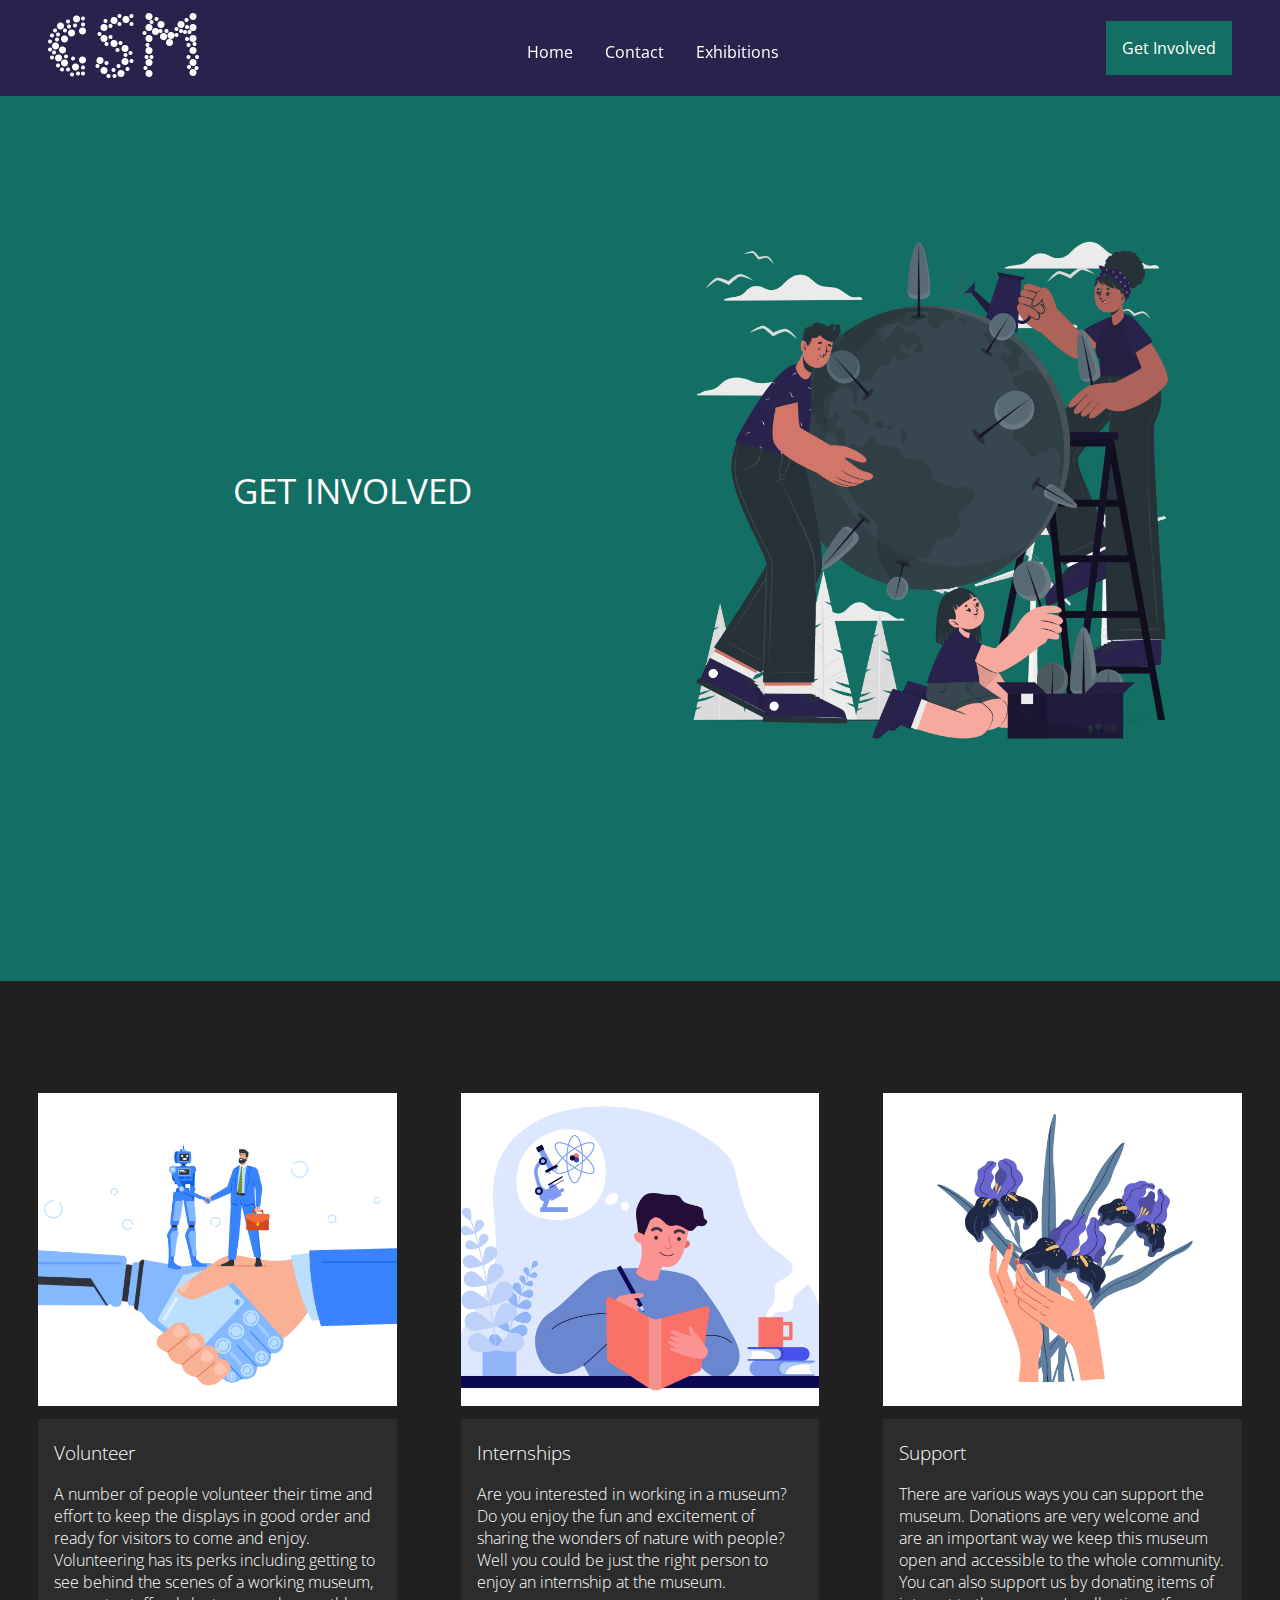
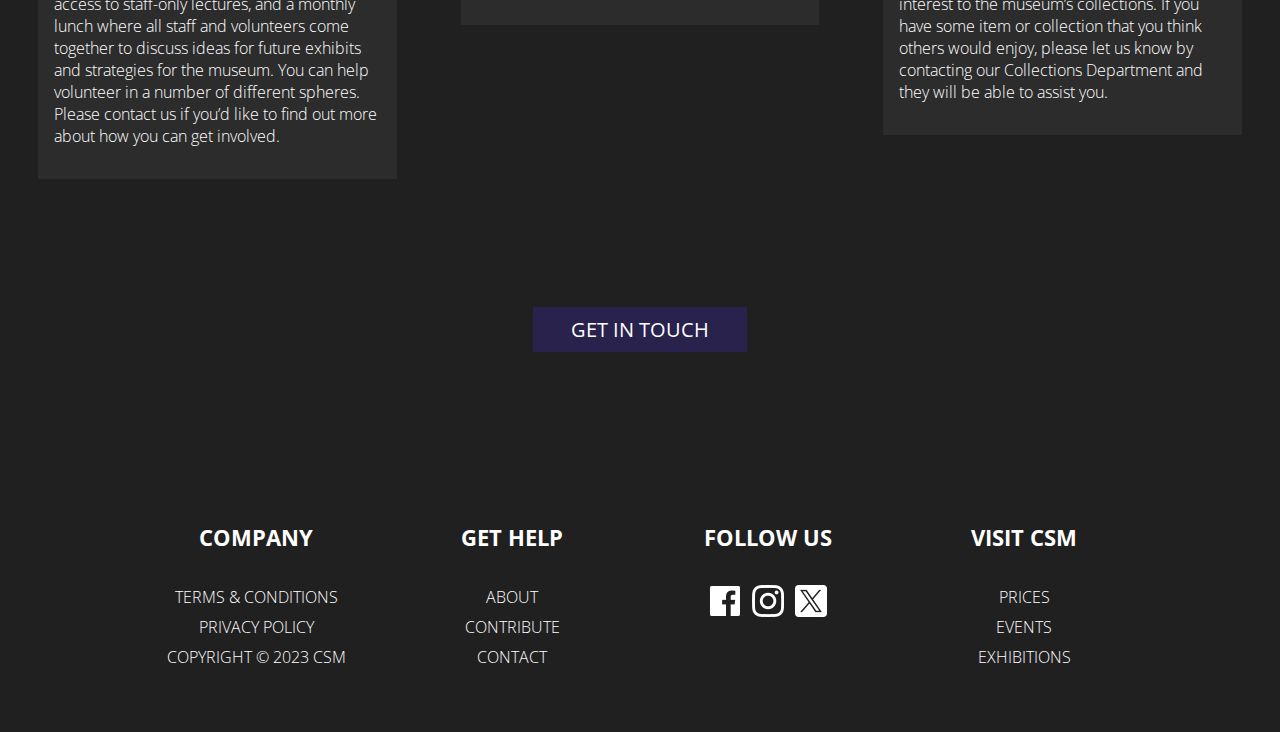
<file: get-involved.html>
<!DOCTYPE html>
<html lang="en">
  <head>
    <meta charset="UTF-8" />
    <meta name="viewport" content="width=device-width, initial-scale=1.0" />
    <meta
      name="description"
      content="Support the advancement of science education and community outreach by contributing to Community Science Museum. Learn how your donations make a difference and support our initiatives."
    />

    <title>CSM｜Contribute & get involved</title>
    <link rel="stylesheet" href="style.css" />
    <link rel="shortcut icon" href="images/favicon.ico" type="image/x-icon" />
  </head>
  <body id="getget">
    <nav class="top-nav">
      <div>
        <a href="index.html">
          <img
            src="images/logocsm.png"
            class="logo-csm"
            alt="Community Science Museum LOGO"
          />
        </a>
      </div>
      <input type="checkbox" id="menu-toggle" />
      <label class="menu-button-container" for="menu-toggle">
        <div class="menu-button"></div>
      </label>
      <ul class="menu">
        <li><a href="index.html">Home</a></li>
        <li><a href="contact.html">Contact</a></li>
        <li><a href="exhibition.html">Exhibitions</a></li>
      </ul>
      <ul class="get-involved">
        <li><a href="get-involved.html">Get Involved</a></li>
      </ul>
    </nav>

    <main>
      <section class="banner contact-banner">
        <div class="greenastro">
          <div class="astro-item">
            <h1 class="banner-title">GET INVOLVED</h1>
          </div>
          <div class="astro-item none">
            <img
              src="images/Save the Earth-cuate.png"
              alt="family trying to take care of the planet"
            />
          </div>
        </div>
      </section>

      <section id="explore-section" class="explore-bg bg-involved">
        <div class="explore-flex">
          <div class="explore-card">
            <img
              src="images/volun1.png"
              alt="one robot shaking its hand with another human"
            />
            <div class="meaning">
              <h3>Volunteer</h3>
              <p>
                A number of people volunteer their time and effort to keep the
                displays in good order and ready for visitors to come and enjoy.
                Volunteering has its perks including getting to see behind the
                scenes of a working museum, access to staff-only lectures, and a
                monthly lunch where all staff and volunteers come together to
                discuss ideas for future exhibits and strategies for the museum.
                You can help volunteer in a number of different spheres. Please
                contact us if you’d like to find out more about how you can get
                involved.
              </p>
            </div>
          </div>
          <div class="explore-card">
            <img
              src="images/inter1.png"
              alt="young person studying by his desk"
            />
            <div class="meaning">
              <h3>Internships</h3>
              <p>
                Are you interested in working in a museum? Do you enjoy the fun
                and excitement of sharing the wonders of nature with people?
                Well you could be just the right person to enjoy an internship
                at the museum.
              </p>
            </div>
          </div>
          <div class="explore-card">
            <img
              src="images/supp1.png"
              alt="pair of hands holding in blue flowers"
            />

            <div class="meaning">
              <h3>Support</h3>
              <p>
                There are various ways you can support the museum. Donations are
                very welcome and are an important way we keep this museum open
                and accessible to the whole community. You can also support us
                by donating items of interest to the museum’s collections. If
                you have some item or collection that you think others would
                enjoy, please let us know by contacting our Collections
                Department and they will be able to assist you.
              </p>
            </div>
          </div>
        </div>

        <div class="cta">
          <button class="btn view-more">
            <a href="contact.html#contact-section">GET IN TOUCH</a>
          </button>
        </div>
      </section>
    </main>

    <footer>
      <div class="footer-col">
        <h4>COMPANY</h4>
        <ul>
          <li><a href="terms.html">TERMS & CONDITIONS</a></li>
          <li><a href="policy.html">PRIVACY POLICY</a></li>
          <li>COPYRIGHT &COPY; 2023 CSM</li>
        </ul>
      </div>
      <div class="footer-col">
        <h4>GET HELP</h4>
        <ul>
          <li><a href="contact.html#aboutpage">ABOUT</a></li>
          <li><a href="get-involved.html">CONTRIBUTE</a></li>
          <li><a href="contact.html">CONTACT</a></li>
        </ul>
      </div>
      <div class="footer-col">
        <h4>FOLLOW US</h4>
        <div class="social">
          <img src="images/facebook (1) 1.png" alt="facebook logo" />
          <img src="images/instagram (1) 1.png" alt="instagram logo" />
          <img src="images/twitter (2) 1.png" alt="twitter logo" />
        </div>
      </div>

      <div class="footer-col">
        <h4>VISIT CSM</h4>
        <ul>
          <li><a href="contact.html#aboutpage">PRICES</a></li>
          <li><a href="exhibition.html#upcome-section">EVENTS</a></li>
          <li><a href="exhibition.html">EXHIBITIONS</a></li>
        </ul>
      </div>
    </footer>
  </body>
</html>
</file>
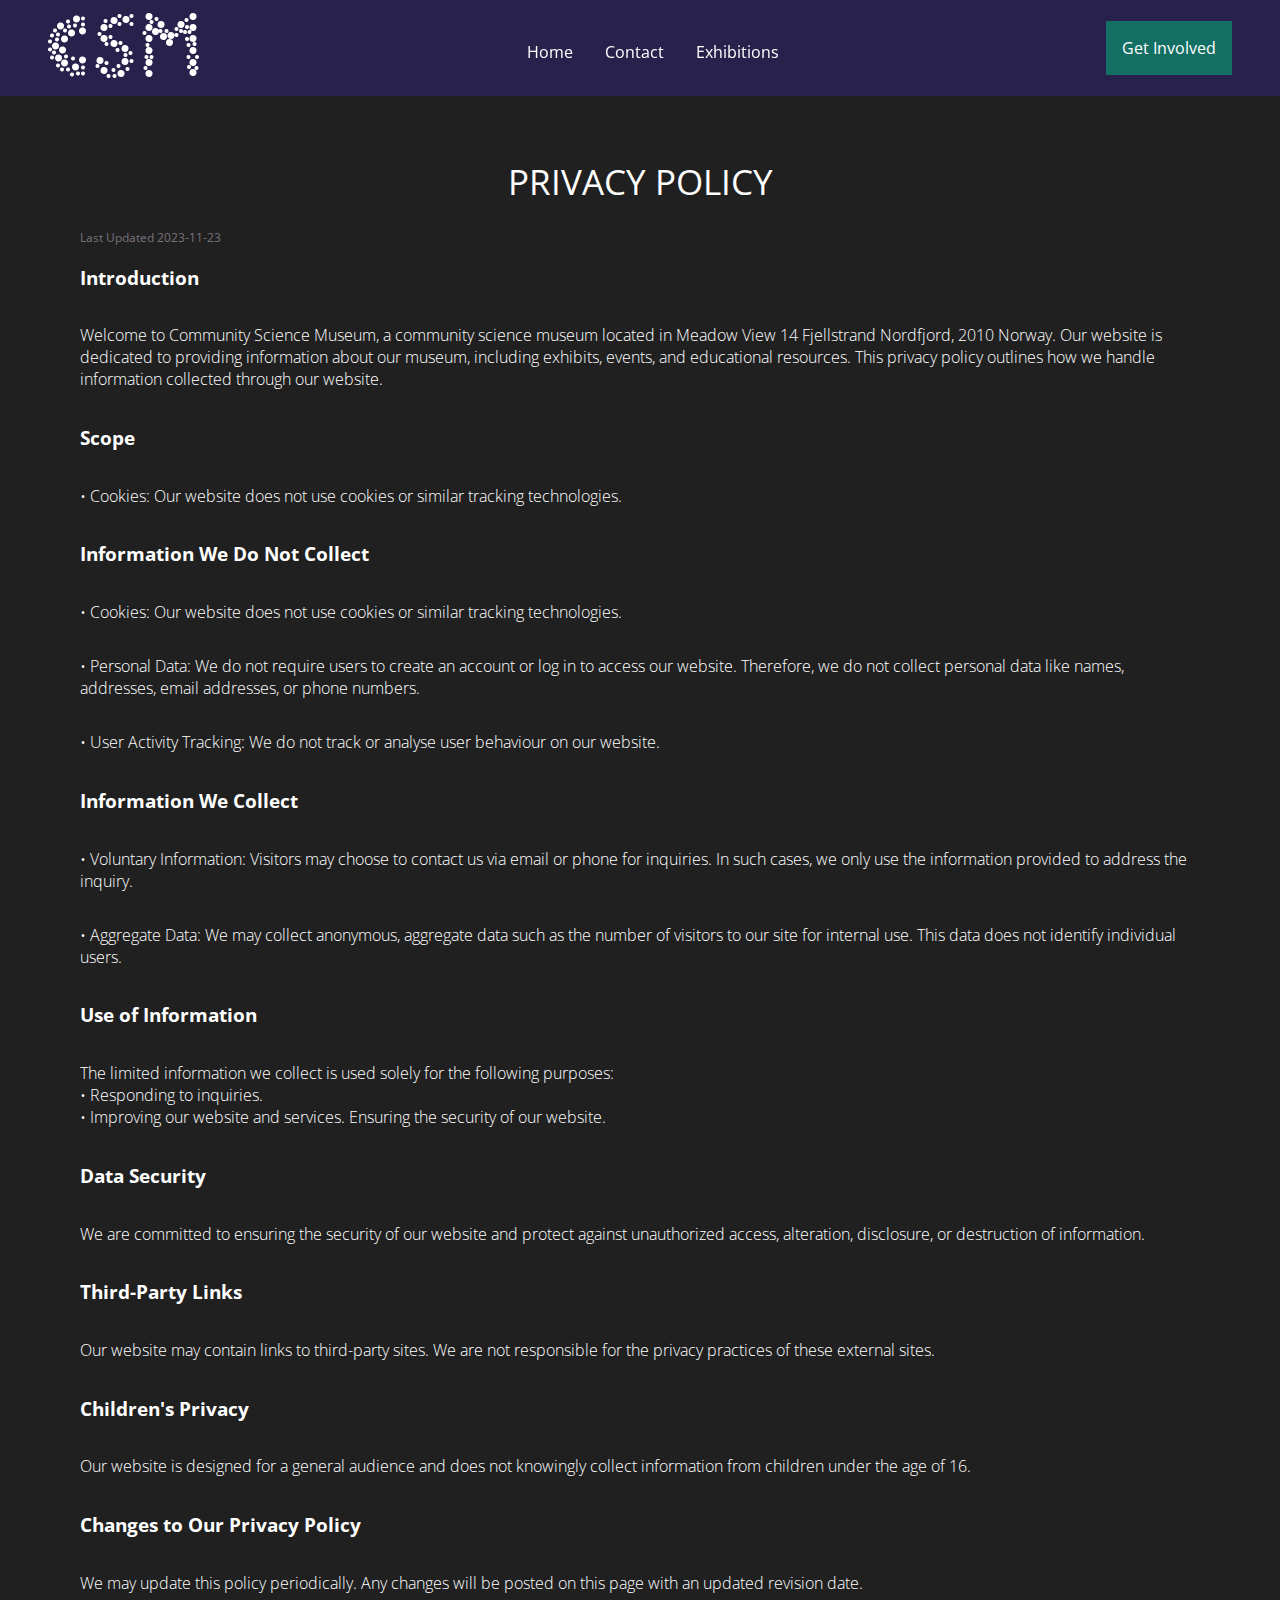
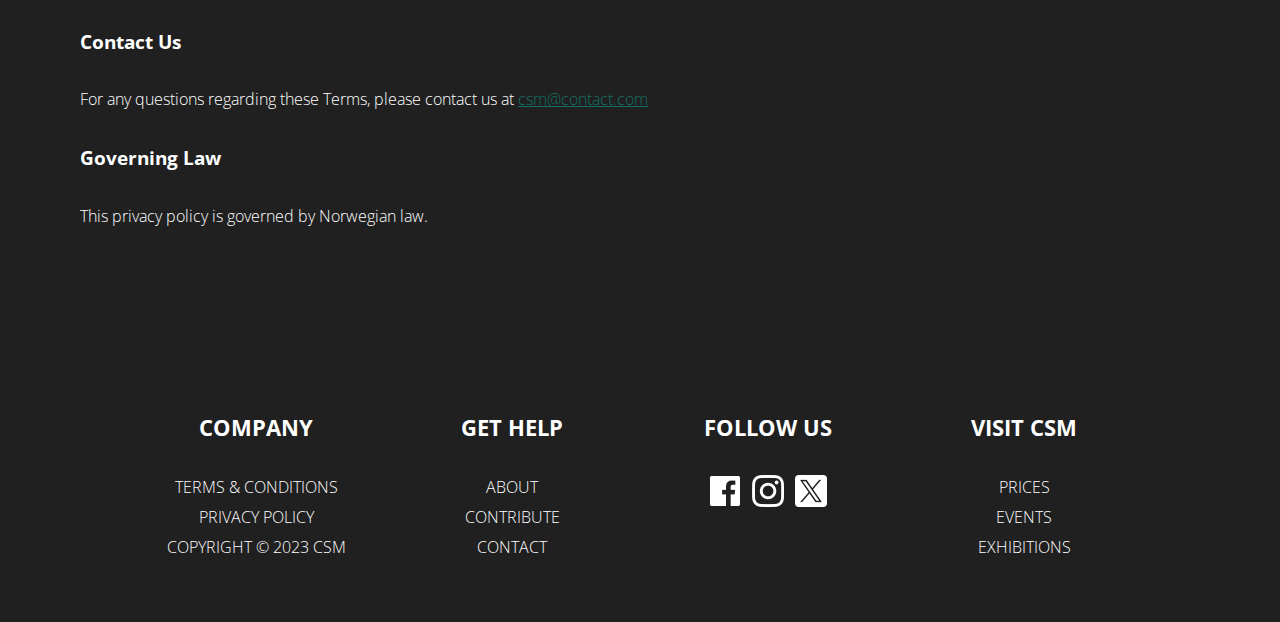
<file: policy.html>
<!DOCTYPE html>
<html lang="en">
  <head>
    <meta charset="UTF-8" />
    <meta name="viewport" content="width=device-width, initial-scale=1.0" />
    <meta
      name="description"
      content="Learn about our commitment to safeguarding your data and privacy at Community Science Museum. Understand how we handle information and ensure your confidentiality."
    />

    <title>CSM｜Terms & Condtiions</title>
    <link rel="stylesheet" href="style.css" />
    <link rel="shortcut icon" href="images/favicon.ico" type="image/x-icon" />
  </head>
  <body>
    <nav class="top-nav">
      <div>
        <a href="index.html">
          <img
            src="images/logocsm.png"
            class="logo-csm"
            alt="Community Science Museum LOGO"
          />
        </a>
      </div>
      <input type="checkbox" id="menu-toggle" />
      <label class="menu-button-container" for="menu-toggle">
        <div class="menu-button"></div>
      </label>
      <ul class="menu">
        <li><a href="index.html">Home</a></li>
        <li><a href="contact.html">Contact</a></li>
        <li><a href="exhibition.html">Exhibitions</a></li>
      </ul>
      <ul class="get-involved">
        <li><a href="get-involved.html">Get Involved</a></li>
      </ul>
    </nav>

    <main>
      <div class="policy-banner"></div>

      <h1 class="banner-title conditions">PRIVACY POLICY</h1>

      <section class="container terms-container">
        <span class="last-update">Last Updated 2023-11-23</span>
        <h3>Introduction</h3>
        <p>
          Welcome to Community Science Museum, a community science museum
          located in Meadow View 14 Fjellstrand Nordfjord, 2010 Norway. Our
          website is dedicated to providing information about our museum,
          including exhibits, events, and educational resources. This privacy
          policy outlines how we handle information collected through our
          website.
        </p>
        <h3>Scope</h3>
        <p>
          • Cookies: Our website does not use cookies or similar tracking
          technologies.
        </p>
        <h3>Information We Do Not Collect</h3>
        <p>
          • Cookies: Our website does not use cookies or similar tracking
          technologies.
        </p>
        <p>
          • Personal Data: We do not require users to create an account or log
          in to access our website. Therefore, we do not collect personal data
          like names, addresses, email addresses, or phone numbers.
        </p>
        <p>
          • User Activity Tracking: We do not track or analyse user behaviour on
          our website.
        </p>

        <h3>Information We Collect</h3>
        <p>
          • Voluntary Information: Visitors may choose to contact us via email
          or phone for inquiries. In such cases, we only use the information
          provided to address the inquiry.
        </p>
        <p>
          • Aggregate Data: We may collect anonymous, aggregate data such as the
          number of visitors to our site for internal use. This data does not
          identify individual users.
        </p>
        <h3>Use of Information</h3>
        <p>
          The limited information we collect is used solely for the following
          purposes: <br />• Responding to inquiries. <br />
          • Improving our website and services. Ensuring the security of our
          website.
        </p>
        <h3>Data Security</h3>
        <p>
          We are committed to ensuring the security of our website and protect
          against unauthorized access, alteration, disclosure, or destruction of
          information.
        </p>
        <h3>Third-Party Links</h3>
        <p>
          Our website may contain links to third-party sites. We are not
          responsible for the privacy practices of these external sites.
        </p>
        <h3>Children's Privacy</h3>
        <p>
          Our website is designed for a general audience and does not knowingly
          collect information from children under the age of 16.
        </p>
        <h3>Changes to Our Privacy Policy</h3>
        <p>
          We may update this policy periodically. Any changes will be posted on
          this page with an updated revision date.
        </p>
        <h3>Contact Us</h3>
        <p>
          For any questions regarding these Terms, please contact us at
          <a href="contact.html#contact-section">csm@contact.com</a>
        </p>
        <h3>Governing Law</h3>
        <p>This privacy policy is governed by Norwegian law.</p>
      </section>
    </main>

    <footer>
      <div class="footer-col">
        <h4>COMPANY</h4>
        <ul>
          <li><a href="terms.html">TERMS & CONDITIONS</a></li>
          <li><a href="policy.html">PRIVACY POLICY</a></li>
          <li>COPYRIGHT &COPY; 2023 CSM</li>
        </ul>
      </div>
      <div class="footer-col">
        <h4>GET HELP</h4>
        <ul>
          <li><a href="contact.html#aboutpage">ABOUT</a></li>
          <li><a href="get-involved.html">CONTRIBUTE</a></li>
          <li><a href="contact.html">CONTACT</a></li>
        </ul>
      </div>
      <div class="footer-col">
        <h4>FOLLOW US</h4>
        <div class="social">
          <img src="images/facebook (1) 1.png" alt="facebook logo" />
          <img src="images/instagram (1) 1.png" alt="instagram logo" />
          <img src="images/twitter (2) 1.png" alt="twitter logo" />
        </div>
      </div>

      <div class="footer-col">
        <h4>VISIT CSM</h4>
        <ul>
          <li><a href="contact.html#aboutpage">PRICES</a></li>
          <li><a href="exhibition.html#upcome-section">EVENTS</a></li>
          <li><a href="exhibition.html">EXHIBITIONS</a></li>
        </ul>
      </div>
    </footer>
  </body>
</html>
</file>
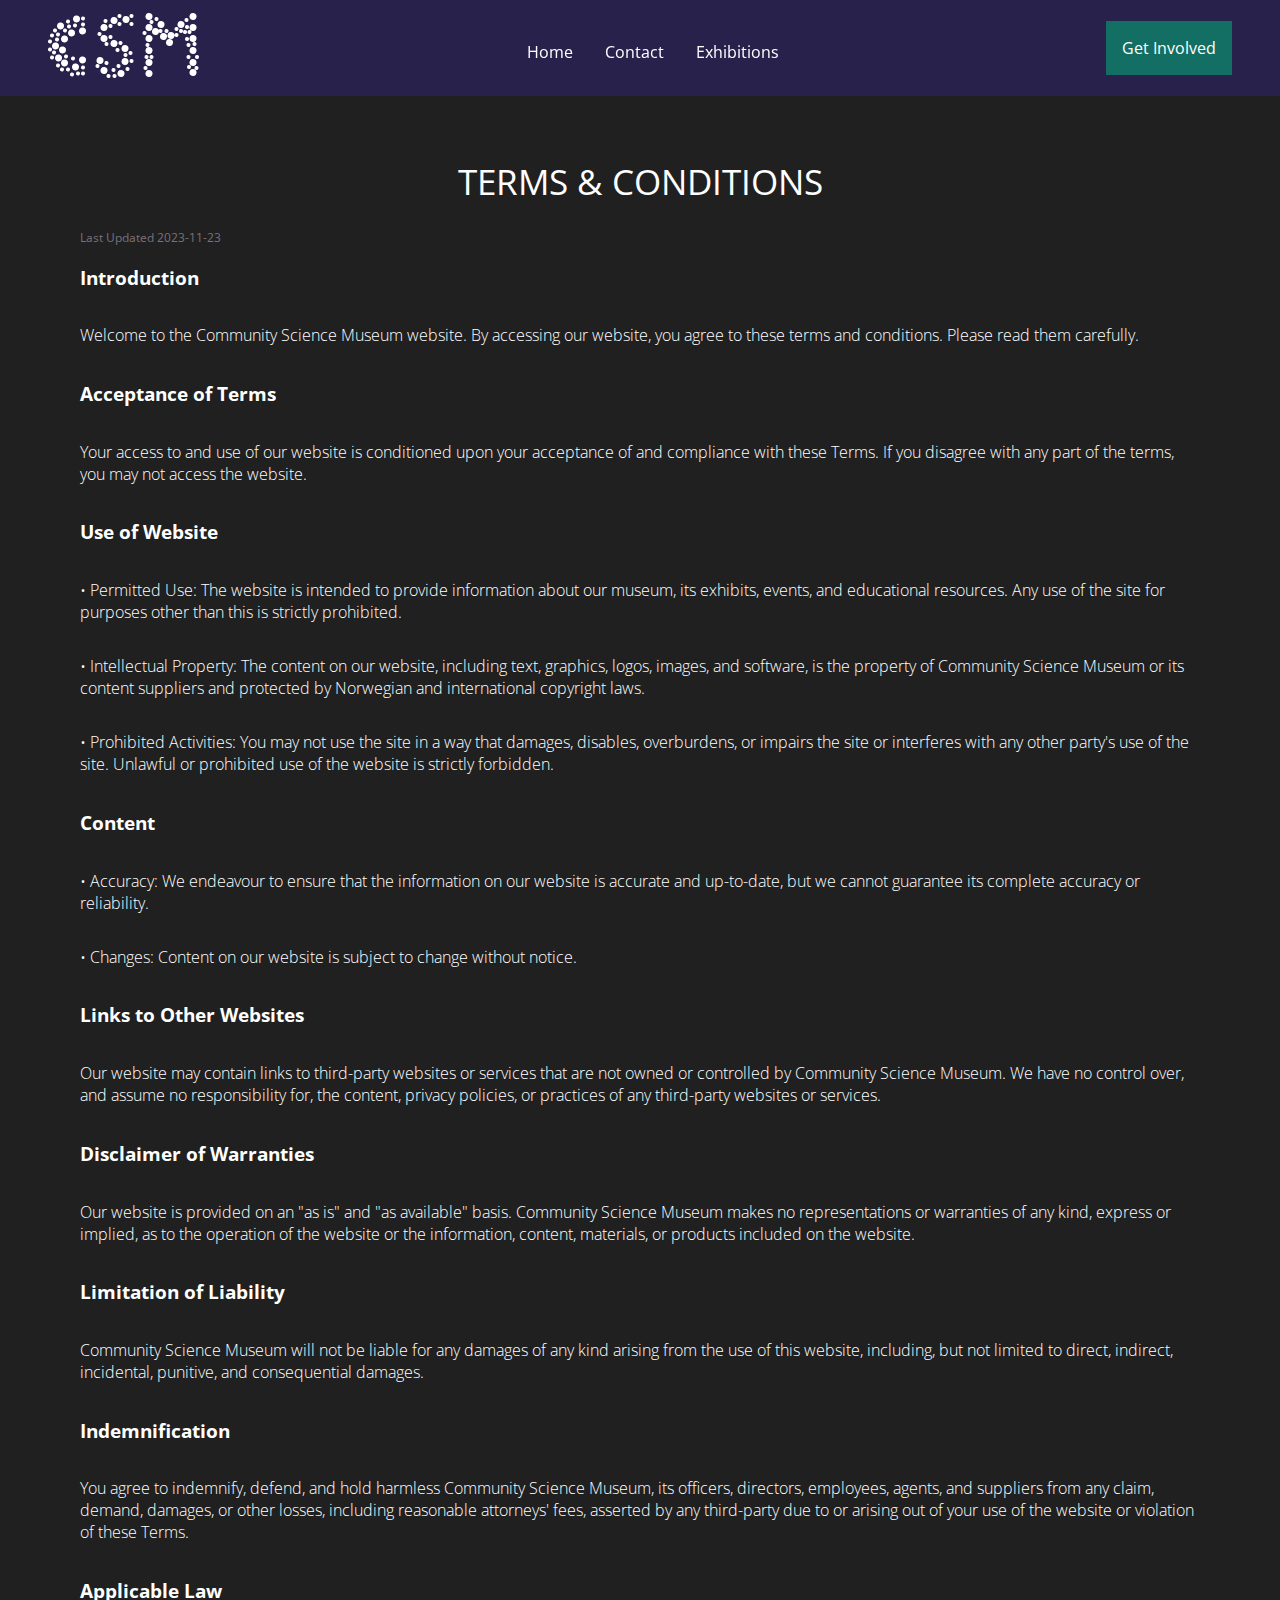
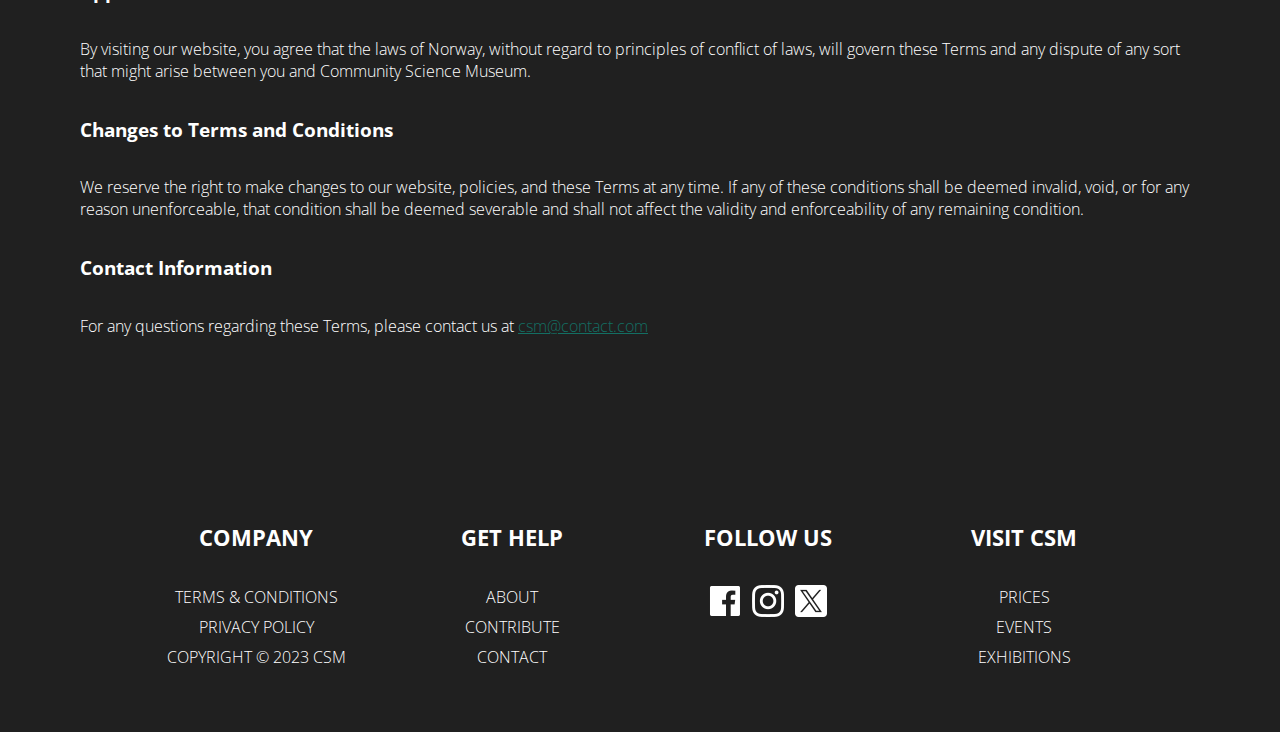
<file: terms.html>
<!DOCTYPE html>
<html lang="en">
  <head>
    <meta charset="UTF-8" />
    <meta name="viewport" content="width=device-width, initial-scale=1.0" />
    <meta
      name="description"
      content="Review the terms and conditions governing the use of Community Science Museum's website and services. Understand the guidelines and agreements for accessing our resources."
    />

    <title>CSM｜Terms & Condtiions</title>
    <link rel="stylesheet" href="style.css" />
    <link rel="shortcut icon" href="images/favicon.ico" type="image/x-icon" />
  </head>
  <body>
    <nav class="top-nav">
      <div>
        <a href="index.html">
          <img
            src="images/logocsm.png"
            class="logo-csm"
            alt="Community Science Museum LOGO"
          />
        </a>
      </div>
      <input type="checkbox" id="menu-toggle" />
      <label class="menu-button-container" for="menu-toggle">
        <div class="menu-button"></div>
      </label>
      <ul class="menu">
        <li><a href="index.html">Home</a></li>
        <li><a href="contact.html">Contact</a></li>
        <li><a href="exhibition.html">Exhibitions</a></li>
      </ul>
      <ul class="get-involved">
        <li><a href="get-involved.html">Get Involved</a></li>
      </ul>
    </nav>

    <main>
      <div class="policy-banner"></div>

      <h1 class="banner-title conditions">TERMS & CONDITIONS</h1>

      <section class="container terms-container">
        <span class="last-update">Last Updated 2023-11-23</span>
        <h3>Introduction</h3>
        <p>
          Welcome to the Community Science Museum website. By accessing our
          website, you agree to these terms and conditions. Please read them
          carefully.
        </p>
        <h3>Acceptance of Terms</h3>
        <p>
          Your access to and use of our website is conditioned upon your
          acceptance of and compliance with these Terms. If you disagree with
          any part of the terms, you may not access the website.
        </p>
        <h3>Use of Website</h3>
        <p>
          • Permitted Use: The website is intended to provide information about
          our museum, its exhibits, events, and educational resources. Any use
          of the site for purposes other than this is strictly prohibited.
        </p>
        <p>
          • Intellectual Property: The content on our website, including text,
          graphics, logos, images, and software, is the property of Community
          Science Museum or its content suppliers and protected by Norwegian and
          international copyright laws.
        </p>
        <p>
          • Prohibited Activities: You may not use the site in a way that
          damages, disables, overburdens, or impairs the site or interferes with
          any other party's use of the site. Unlawful or prohibited use of the
          website is strictly forbidden.
        </p>
        <h3>Content</h3>
        <p>
          • Accuracy: We endeavour to ensure that the information on our website
          is accurate and up-to-date, but we cannot guarantee its complete
          accuracy or reliability.
        </p>
        <p>
          • Changes: Content on our website is subject to change without notice.
        </p>
        <h3>Links to Other Websites</h3>
        <p>
          Our website may contain links to third-party websites or services that
          are not owned or controlled by Community Science Museum. We have no
          control over, and assume no responsibility for, the content, privacy
          policies, or practices of any third-party websites or services.
        </p>
        <h3>Disclaimer of Warranties</h3>
        <p>
          Our website is provided on an "as is" and "as available" basis.
          Community Science Museum makes no representations or warranties of any
          kind, express or implied, as to the operation of the website or the
          information, content, materials, or products included on the website.
        </p>
        <h3>Limitation of Liability</h3>
        <p>
          Community Science Museum will not be liable for any damages of any
          kind arising from the use of this website, including, but not limited
          to direct, indirect, incidental, punitive, and consequential damages.
        </p>
        <h3>Indemnification</h3>
        <p>
          You agree to indemnify, defend, and hold harmless Community Science
          Museum, its officers, directors, employees, agents, and suppliers from
          any claim, demand, damages, or other losses, including reasonable
          attorneys' fees, asserted by any third-party due to or arising out of
          your use of the website or violation of these Terms.
        </p>
        <h3>Applicable Law</h3>
        <p>
          By visiting our website, you agree that the laws of Norway, without
          regard to principles of conflict of laws, will govern these Terms and
          any dispute of any sort that might arise between you and Community
          Science Museum.
        </p>
        <h3>Changes to Terms and Conditions</h3>
        <p>
          We reserve the right to make changes to our website, policies, and
          these Terms at any time. If any of these conditions shall be deemed
          invalid, void, or for any reason unenforceable, that condition shall
          be deemed severable and shall not affect the validity and
          enforceability of any remaining condition.
        </p>
        <h3>Contact Information</h3>
        <p>
          For any questions regarding these Terms, please contact us at
          <a href="contact.html#contact-section">csm@contact.com</a>
        </p>
      </section>
    </main>

    <footer>
      <div class="footer-col">
        <h4>COMPANY</h4>
        <ul>
          <li><a href="terms.html">TERMS & CONDITIONS</a></li>
          <li><a href="policy.html">PRIVACY POLICY</a></li>
          <li>COPYRIGHT &COPY; 2023 CSM</li>
        </ul>
      </div>
      <div class="footer-col">
        <h4>GET HELP</h4>
        <ul>
          <li><a href="contact.html#aboutpage">ABOUT</a></li>
          <li><a href="get-involved.html">CONTRIBUTE</a></li>
          <li><a href="contact.html">CONTACT</a></li>
        </ul>
      </div>
      <div class="footer-col">
        <h4>FOLLOW US</h4>
        <div class="social">
          <img src="images/facebook (1) 1.png" alt="facebook logo" />
          <img src="images/instagram (1) 1.png" alt="instagram logo" />
          <img src="images/twitter (2) 1.png" alt="twitter logo" />
        </div>
      </div>

      <div class="footer-col">
        <h4>VISIT CSM</h4>
        <ul>
          <li><a href="contact.html#aboutpage">PRICES</a></li>
          <li><a href="exhibition.html#upcome-section">EVENTS</a></li>
          <li><a href="exhibition.html">EXHIBITIONS</a></li>
        </ul>
      </div>
    </footer>
  </body>
</html>
</file>
<file: style.css>
@import url("https://fonts.googleapis.com/css2?family=Open+Sans:ital,wght@0,300;0,500;0,700;0,800;1,300;1,500;1,700&display=swap");

/* ALL PAGES */

*,
*::after,
*::before {
  box-sizing: border-box;
  font-family: "Open Sans", sans-serif;
  scroll-behavior: smooth;
}

body {
  margin: 0;
  background-color: var(--body-bg);
}

:root {
  --primary-green: #136f63;
  --secondary-green: #3f8179;
  --body-bg: #202020;
  --primary-purple: #29224c;
  --secondary-purple: #342a66;
  --purple-grey: #78717c;
  --primary-white: #ffffff;
  --dark-border: #171717;
}

.get-involved {
  background-color: var(--primary-green);
  list-style-type: none;
  padding: 1rem;
}

.get-involved > li a {
  color: var(--primary-white);
  text-decoration: none;
  font-weight: 400;
}

.menu {
  display: flex;
  list-style-type: none;
  margin: 0;
  padding: 0;
}

.top-nav > div a:last-child {
  text-decoration: none;
}

.logo-csm {
  max-width: 100%;
}

.top-nav {
  display: flex;
  flex-direction: row;
  align-items: center;
  justify-content: space-between;
  background-color: rgba(41, 34, 76, 0.98);
  color: #fff;
  height: 60px;
  padding: 3em;
  position: fixed;
  z-index: 99999;
  width: 100%;
}

.menu {
  display: flex;

  list-style-type: none;
  margin: 0;
  padding: 0;
}

.menu > li {
  margin: 0 1rem;
  overflow: hidden;
  margin-top: 0.5rem;
  display: inline block;
  transition: 0.3s ease-in-out;
}

.menu > li a {
  text-decoration: none;
  color: var(--primary-white);
  font-weight: 400;
}

.menu > li:hover {
  transform: scale(1.1);
}

.menu-button-container {
  display: none;
  height: 100%;
  width: 30px;
  cursor: pointer;
  flex-direction: column;
  justify-content: center;
  align-items: center;
}

#menu-toggle {
  display: none;
}

.menu-button,
.menu-button::before,
.menu-button::after {
  display: block;
  background-color: var(--primary-white);
  position: absolute;
  height: 3px;
  width: 40px;
  transition: 400ms ease;
  border-radius: 99999px;
}

.menu-button::before {
  content: "";
  margin-top: 10px;
}

.menu-button::after {
  content: "";
  margin-top: -10px;
}

#menu-toggle:checked + .menu-button-container .menu-button::before {
  margin-top: 0px;
  transform: rotate(405deg);
}

#menu-toggle:checked + .menu-button-container .menu-button {
  background: rgba(255, 255, 255, 0);
}

#menu-toggle:checked + .menu-button-container .menu-button::after {
  margin-top: 0px;
  transform: rotate(-405deg);
}

@media (max-width: 768px) {
  .get-involved {
    display: none;
  }

  .menu-button-container {
    display: flex;
  }

  .menu {
    position: absolute;
    top: 95px;
    left: 0;
    flex-direction: column;
    width: 100%;
    justify-content: center;
    align-items: center;
  }

  .padding {
    opacity: 0;
  }

  #menu-toggle ~ .menu li {
    height: 0;
    margin: 0;
    padding: 0;
    border: 0;
    transition: 400ms ease;
  }
  #menu-toggle:checked ~ .menu li {
    height: 4.5rem;
    padding: 1em;
    transition: 400ms ease;
  }
  .menu > li {
    display: flex;
    justify-content: center;
    margin: 0;
    padding: 0.5em 0;
    width: 100%;
    background-color: var(--primary-purple);
    z-index: 1;
  }

  .menu > li a {
    color: var(--primary-white);
  }
}

.container {
  width: min(95%, 70rem);
  margin-inline: auto;
}

footer {
  display: flex;
  flex-wrap: wrap;
  margin-top: auto;
  background-color: var(--body-bg);
  padding: 60px 10%;
}

.footer-col {
  width: 25%;
  justify-content: center;
  text-align: center;
}

.footer-col h4 {
  position: relative;
  margin-bottom: 30px;
  font-size: 22px;
}

.footer-col ul {
  list-style: none;
  padding: 0;
  margin: 0;
}

.footer-col a,
.footer-col {
  text-decoration: none;
  color: var(--primary-white);
  font-weight: 300;
  line-height: 30px;
  transition: all 0.2s ease-in-out;
}

.footer-col li:hover {
  transform: scale(1.1);
}

.footer-col li {
  transition: 250ms ease-in-out;
}

.social img {
  display: inline-block;
  padding: 3.5px;
}

.csm-bw {
  position: relative;
  margin-top: 40px;
}

@media (max-width: 768px) {
  .footer-col {
    width: 50%;
  }

  footer {
    margin-inline: auto;
  }
}

@media (max-width: 500px) {
  footer {
    flex-direction: column;
    justify-content: center;
    align-items: center;
  }
}

/* HOME PAGE */

.banner {
  background-color: var(--primary-purple);
  padding-top: 200px;
  padding-bottom: 200px;
  justify-content: center;
  align-items: center;
  margin-inline: auto;
  background-size: cover;
  overflow-x: hidden;
  min-height: 70vh;
}

.greenastro {
  display: grid;
  grid-template-columns: 1fr 1fr;
  width: min(90%, 90rem);
  margin-inline: auto;
  justify-content: center;
  align-items: center;
}

.astro-item {
  justify-content: center;
  text-align: center;
  color: var(--primary-white);
}

.banner-title {
  font-size: 35px;
  font-weight: 400;
  display: flex;
  justify-content: center;
  text-align: center;
  align-items: center;
  color: var(--primary-white);
}

.astro-item img {
  max-width: 100%;
  -webkit-animation: spin 10s linear infinite;
  -moz-animation: spin 10s linear infinite;
  animation: spin 10s linear infinite;
}
@-moz-keyframes spin {
  100% {
    -moz-transform: rotate(360deg);
  }
}
@-webkit-keyframes spin {
  100% {
    -webkit-transform: rotate(360deg);
  }
}
@keyframes spin {
  100% {
    -webkit-transform: rotate(360deg);
    transform: rotate(360deg);
  }
}

@media (max-width: 1000px) {
  .greenastro {
    grid-template-columns: 1fr;
  }
}

@media (max-width: 600px) {
  .greenastro h1 {
    font-size: 30px;
    word-wrap: nowrap;
  }
}

.welcome {
  display: flex;
  justify-content: center;
  align-items: center;
}

.wlc {
  color: var(--primary-white);
  font-size: 30px;
  font-weight: 300;
  margin-top: 2.5rem;
}

@media (max-width: 500px) {
  .opening {
    font-size: 20px;
  }
}

.opening a {
  color: var(--primary-white);
}

.welcome-container {
  gap: 1.5rem;
  display: grid;
  padding-block: 2rem;
  justify-content: center;
  grid-template-columns: repeat(2, 1fr);
  margin-top: 3rem;
}

.welcome-block {
  display: flex;
  flex-direction: column;
  justify-content: center;
  align-items: center;
  padding: 1rem;
  color: white;
  border: 2px solid var(--dark-border);
  gap: 1rem;
}

.welcome-block {
  font-weight: 300;
}

.welcome-image {
  background-image: url(images/fossile.png);
  background-position: center;
  background-size: cover;
  background-repeat: no-repeat;
}

.join-us {
  font-weight: 700;
}

@media (max-width: 950px) {
  .welcome-container {
    display: flex;
    flex-direction: column;
  }

  .welcome-image {
    aspect-ratio: 1.8;
  }
}

.container-bg.purple {
  background-color: var(--primary-green);
  padding: 2rem;
}

.container-home {
  gap: 1.5rem;
  display: grid;
  padding-block: 2rem;
  grid-template-columns: repeat(3, 1fr);
}

.container-item img {
  max-width: 100%;
  min-height: 100%;
  padding: 1rem;
  background-color: var(--secondary-green);
}

.container-item:nth-child(1) {
  grid-row: span 2;
  grid-column: span 2;
}

@media (max-width: 750px) {
  .container-home {
    display: flex;
    flex-direction: column;
    justify-content: center;
    align-items: center;
  }
}

.exhibition {
  font-size: 13px;
  color: var(--primary-white);
  padding: 0.8rem;
  cursor: grab;
  box-shadow: 2.5rem 3.75rem 3rem -3rem black;
  font-weight: 500;
  background-size: 45%;
  background-repeat: no-repeat;
  background-position: top right 15%;
}

.exhibition-grid > a {
  text-decoration: none;
}

.exhibition:hover {
  transform: translateY(-20px);
  background: var(--primary-white);
  color: #000000;
  transition: ease-out 0.3s;
  border-radius: 0.3rem;
}

.cosmology {
  background-color: var(--primary-purple);
  background-image: url(images/space.png);
}

.robotic {
  background-color: var(--purple-grey);
  background-image: url(images/ai.png);
}

.ecology {
  background-color: var(--body-bg);
  background-image: url(images/save-the-world.png);
}

.evolution {
  background-color: var(--primary-green);
  background-image: url(images/evolution.png);
}

.biology {
  background-color: var(--body-bg);
  background-image: url(images/molecular.png);
  background-position: bottom right 15%;
}

.exhibition-grid {
  gap: 1.5rem;
  display: grid;
  padding-block: 2rem;
}

.news-letter {
  background-color: white;
}

.news-item form {
  margin-bottom: 1rem;
  border: 1px solid var(--primary-purple);
}

.news-letter-flex {
  color: var(--primary-purple);
  display: flex;
  justify-content: center;
  align-items: center;
  padding: 1rem;
}

.news-item h2 {
  font-weight: 500;
}

.news-item p {
  font-weight: 400;
  color: var(--body-bg);
}

.news-item img {
  max-width: 100%;
}

@media (max-width: 600px) {
  .news-letter-flex {
    flex-direction: column;
  }
}

.flex {
  display: flex;
  align-items: center;
}

.sub-title {
  font-weight: 700;
  font-size: 18px;
}

.ex-title {
  font-size: 18px;
  margin-bottom: 15px;
}

@media screen and (min-width: 900px) {
  .exhibition-grid {
    grid-template-columns: repeat(4, 1fr);
  }

  .exhibition:last-child {
    grid-column-start: 4;
    grid-row-start: 1;
    grid-row-end: 3;
  }

  .cosmology,
  .evolution {
    grid-column: span 2;
  }
}

@media (max-width: 850px) {
  .exhibition {
    background-size: 25%;
  }
}

.btn a {
  text-decoration: none;
  color: var(--primary-white);
  padding: 0.5rem;
  padding-left: 2rem;
  padding-right: 2rem;
  margin: 0;
  font-size: 20px;
  font-weight: 400;
}

.cta {
  display: flex;
  justify-content: center;
  align-items: center;
  margin-bottom: 3rem;
  margin-top: 1rem;
}

.view-more {
  background-color: var(--primary-purple);
  display: flex;
  border: none;
}

.image-gallery {
  gap: 1.5rem;
  display: grid;
  padding-block: 2rem;
  grid-template-columns: repeat(3, 1fr);
}

.gallery-item {
  aspect-ratio: 0.8/1;
  box-shadow: 2.5rem 3.75rem 3rem -3rem black;
}

.gallery-item:first-child {
  background-image: url(images/flatart-polarb.png);
  animation: moveColumn;
}
.gallery-item:nth-child(2) {
  background-image: url(images/flatart-plane.png);
}
.gallery-item:nth-child(3) {
  background-image: url(images/flatart-lab.png);
}
.gallery-item:nth-child(4) {
  background-image: url(images/flatart-dino.png);
}
.gallery-item:nth-child(5) {
  background-image: url(images/museumgrid.png);
}
.gallery-item:last-child {
  background-image: url(images/flatart-robot.png);
}

.gallery-item {
  background-position: center;
  background-size: cover;
  background-repeat: no-repeat;
}

@media (max-width: 850px) {
  .image-gallery {
    grid-template-columns: repeat(2, 1fr);
  }
}

.explore {
  background-color: var(--primary-green);
  border: none;
  display: flex;
}

.explore:hover,
.visit:hover,
.get-involved:hover {
  box-shadow: #080f0f 5px 5px;
}

.btn.explore-banner {
  border: 5px solid rgb(12, 1, 44);
}

.view-more:hover,
.involved:hover,
.explore-banner:hover {
  box-shadow: rgb(12, 1, 44) 5px 5px;
}

.btn:hover {
  transform: translateY(-5px);
  transition: ease-in 0.2s;
}

.get-involved:hover {
  transform: translateY(-5px);
  transition: ease-in 0.2s;
}

.btn.visit {
  background-color: var(--primary-green);
  border: none;
  padding: 0.5rem;
}

.btn.involved,
.explore-banner {
  background-color: var(--primary-purple);
  border: none;
  padding: 0.5rem;
  margin-top: 1.5rem;
}

.explore-bg {
  background-color: var(--primary-purple);
  padding-bottom: 2rem;
}

.explore-flex {
  display: flex;
  margin-inline: auto;
  justify-content: center;
  padding-top: 5rem;
  padding-bottom: 5rem;
}

.explore-card img {
  max-width: 100%;
  background-color: var(--secondary-purple);
}

.explore-card {
  display: block;
  width: 33%;
  padding: 2rem;
  color: var(--primary-white);
}

.explore-card p,
.explore-card h3 {
  font-weight: 300;
}

@media (max-width: 1050px) {
  .explore-flex {
    flex-direction: column;
  }

  .explore-card {
    width: 100%;
  }
}

/* EXHIBITION PAGE */

.meta img {
  max-width: 100%;
  -moz-animation: spinHorizontal 3s infinite linear;
  -o-animation: spinHorizontal 3s infinite linear;
  -webkit-animation: spinHorizontal 3s infinite linear;
  animation: spinHorizontal 3s infinite linear;
}

@keyframes spinHorizontal {
  0% {
    transform: rotateY(0deg);
  }
  100% {
    transform: rotateY(360deg);
  }
}

.ex-container {
  gap: 1.5rem;
  display: grid;
  padding-block: 2rem;
  grid-template-columns: repeat(2, 1fr);
}

.ex-item {
  position: relative;
  display: inline-block;
  cursor: pointer;
}

.testmest {
  color: var(--primary-white);
  display: flex;
  justify-content: center;
  background-color: var(--secondary-green);
  margin: 0;
  padding: 1rem;
}

.overlay-content {
  position: absolute;
  top: 0%;
  left: 0;
  width: 100%;
  padding: 20px;
  box-sizing: border-box;
  text-align: center;
  transition: transform 0.5s ease-in-out;
  opacity: 0;
  background-color: rgba(41, 34, 76, 0.9);
  z-index: 2;
}

.ex-item:hover .overlay-content {
  transform: translateY(0);
  opacity: 1;
}

.ex-item:hover .testmest {
  opacity: 0;
}

.overlay-content h2 {
  font-size: 24px;
  margin-bottom: 10px;
  color: var(--primary-white);
}

.overlay-content p {
  font-size: 13px;
  color: var(--primary-white);
  font-weight: 300;
}

.ex-item img {
  object-fit: cover;
  max-width: 100%;
  max-height: 100%;
  object-position: center;
  background-color: var(--body-bg);
  box-shadow: 2.5rem 3.75rem 3rem -3rem black;
}

.ex-item:nth-child(3) {
  grid-column: span 2;
}

.ex-item::before {
  content: "";
  position: absolute;
  top: 0;
  left: 0;
  display: flex;
  width: 100%;
  height: 100%;
  background-color: rgba(41, 34, 76, 0.95);
  z-index: 1;
  opacity: 0;
  text-align: center;
  justify-content: center;
  color: white;
  transition: ease-out 0.5s;
}

.ex-item:hover::before,
.ex-item:active::before {
  opacity: 1;
}

@media (max-width: 900px) {
  .ex-container {
    grid-template-columns: repeat(1, 1fr);
  }

  .ex-item:nth-child(3) {
    grid-column: span 1;
  }
}

.intrested {
  display: grid;
  justify-content: center;
  text-align: center;
  padding-bottom: 2rem;
  color: var(--primary-white);
}

.ex-item:active::before,
.ex-item:active .overlay-content {
  opacity: 1;
}

.event-bg {
  background-color: var(--primary-green);
}

.explore-card.ev img {
  background-color: var(--secondary-green);
}

.ev h3 {
  font-weight: 700;
}

.intrested p {
  margin-top: -10px;
}

.contact-banner {
  background-color: var(--primary-green);
}

.none img {
  animation: none;
}

.contact-t {
  margin-bottom: 4px;
}

@media (max-width: 400px) {
  .contact-banner span {
    font-size: 12px;
  }
}

form {
  display: flex;
  flex-direction: column;
  color: white;
  font-weight: 300;
}

.form-row {
  display: flex;
  flex-direction: column;
  margin-bottom: 1rem;
}

input,
textarea,
input[type="submit"] {
  width: 100%;
  max-width: 100%;
  box-sizing: border-box;
  padding: 1rem;
}

input[type="submit"] {
  background-color: var(--primary-green);
  color: white;
  border: none;
  cursor: pointer;
}

input[type="submit"]:hover {
  background-color: var(--secondary-green);
  box-shadow: var(--primary-green) 5px 5px;
  transform: translateY(-5px);
  transition: ease-in 0.3s;
}

.contact-bg {
  background-color: var(--primary-purple);
  padding-bottom: 4rem;
  background-image: url(images/customersupp.png);
  background-position: top left -25%;
  background-size: 50%;
  background-repeat: no-repeat;
}

@media (max-width: 700px) {
  .contact-bg {
    background-image: none;
  }
}

.question {
  width: min(95%, 50rem);
  display: grid;
  justify-content: center;
  text-align: center;
  margin: 0 auto;
  padding: 1rem;
  color: var(--primary-white);
  font-weight: 300;
}

.how-to-explore {
  background-color: var(--primary-green);
  padding-bottom: 4rem;
}

.how-item img {
  max-width: 100%;
  background-color: var(--secondary-green);
  padding: 1rem;
}

.how-grid {
  display: grid;
  grid-template-columns: repeat(4, 1fr);
  gap: 1.5rem;
  justify-content: center;
  padding-block: 2rem;
}

.how-item {
  color: var(--primary-white);
  font-weight: 300;
}

.how-item > span {
  font-weight: 500;
}

button {
  cursor: pointer;
}

@media (max-width: 900px) {
  .how-grid {
    grid-template-columns: repeat(2, 1fr);
  }

  .how-item:nth-child(5),
  .how-item:nth-child(6) {
    grid-row: 2;
  }
}
.time {
  background: var(--body-bg);
  padding-bottom: 4rem;
}

table {
  width: min(95%, 40rem);
  margin: 80px auto;
  border-collapse: collapse;
  background: #2c2c2c;
  color: var(--primary-white);
  font-weight: 300;
}

td {
  padding: 1.5rem 2rem;
  text-align: left;
}

td:nth-child(2),
th:nth-child(2) {
  padding-left: 12px;
  text-align: right;
}



.bg-involved {
  background-color: var(--body-bg);
}

.meaning  {
  background-color: #2c2c2c;
  padding: 0.1rem 1rem 1rem 1rem;
  margin-top: 0.5rem;
}

@media (max-width: 750px) {
  .involved-grid {
    grid-template-columns: 1fr;
  }

  .involved-item:nth-child(4) {
    grid-row: 2;
  }

  .involved-item:nth-child(5) {
    grid-row: 4;
  }
}

.last-update {
  color: var(--purple-grey);
  font-size: 12px;
}

.policy-banner {
  background-color: var(--body-bg);
  height: 15vh;
}

.terms-container {
  display: flex;
  justify-content: center;
  flex-direction: column;
  padding-bottom: 5rem;
}

.terms-container h3 {
  color: var(--primary-white);
  display: flex;
}

.terms-container p {
  color: var(--primary-white);
  font-weight: 300;
}

.terms-container a {
  color: var(--primary-green);
}

.conditions {
  color: var(--primary-white);
  display: flex;
  justify-content: center;
}
</file>
